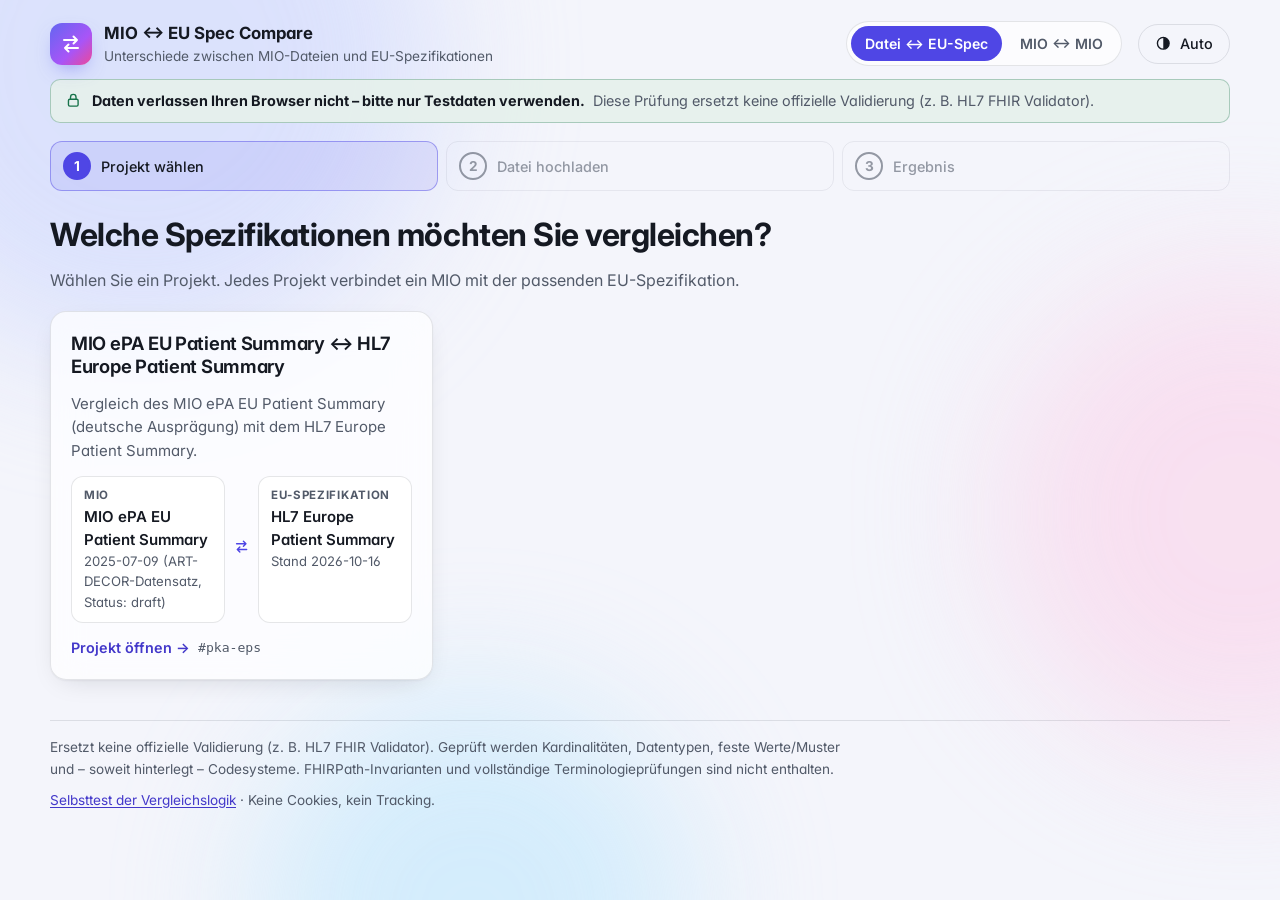
<file: index.html>
<!doctype html>
<html lang="de">
<head>
  <meta charset="utf-8">
  <meta name="viewport" content="width=device-width, initial-scale=1">
  <title>MIO ↔ EU Spec Compare</title>
  <meta name="description" content="Vergleicht MIO-Dateien (FHIR XML) mit der passenden EU-Spezifikation und zeigt die Unterschiede. Alles läuft im Browser.">
  <meta name="color-scheme" content="light dark">
  <link rel="icon" href="data:image/svg+xml,%3Csvg xmlns='http://www.w3.org/2000/svg' viewBox='0 0 32 32'%3E%3Crect width='32' height='32' rx='8' fill='%234f46e5'/%3E%3Cpath d='M9 11h9m0 0-3-3m3 3-3 3M23 21h-9m0 0 3-3m-3 3 3 3' stroke='white' stroke-width='2.4' fill='none' stroke-linecap='round' stroke-linejoin='round'/%3E%3C/svg%3E">
  <link rel="preconnect" href="https://fonts.googleapis.com">
  <link rel="preconnect" href="https://fonts.gstatic.com" crossorigin>
  <link rel="stylesheet" href="https://fonts.googleapis.com/css2?family=Inter:wght@400;500;600;700&display=swap">
  <link rel="stylesheet" href="css/app.css">
  <link rel="stylesheet" href="css/print.css" media="print">
</head>
<body>
  <!-- Icon-Bibliothek (inline, keine externen Abhängigkeiten) -->
  <svg width="0" height="0" style="position:absolute" aria-hidden="true" focusable="false">
    <symbol id="i-fehlt" viewBox="0 0 24 24"><circle cx="12" cy="12" r="9" fill="none" stroke="currentColor" stroke-width="2"/><path d="M8 12h8" stroke="currentColor" stroke-width="2.2" stroke-linecap="round"/></symbol>
    <symbol id="i-nur-mio" viewBox="0 0 24 24"><circle cx="12" cy="12" r="9" fill="none" stroke="currentColor" stroke-width="2"/><path d="M12 8v8M8 12h8" stroke="currentColor" stroke-width="2.2" stroke-linecap="round"/></symbol>
    <symbol id="i-abweichend" viewBox="0 0 24 24"><path d="M12 3 2.5 20h19L12 3Z" fill="none" stroke="currentColor" stroke-width="2" stroke-linejoin="round"/><path d="M8.5 13h7M8.5 16.5h7M14 10.5l-4 8" stroke="currentColor" stroke-width="1.8" stroke-linecap="round"/></symbol>
    <symbol id="i-ok" viewBox="0 0 24 24"><circle cx="12" cy="12" r="9" fill="none" stroke="currentColor" stroke-width="2"/><path d="m8 12.5 2.6 2.6L16.2 9.5" fill="none" stroke="currentColor" stroke-width="2.2" stroke-linecap="round" stroke-linejoin="round"/></symbol>
    <symbol id="i-kritisch" viewBox="0 0 24 24"><path d="M8.2 2.5h7.6l5.7 5.7v7.6l-5.7 5.7H8.2l-5.7-5.7V8.2z" fill="none" stroke="currentColor" stroke-width="2" stroke-linejoin="round"/><path d="M12 7.5v5.5" stroke="currentColor" stroke-width="2.2" stroke-linecap="round"/><circle cx="12" cy="16.5" r="1.3" fill="currentColor"/></symbol>
    <symbol id="i-warnung" viewBox="0 0 24 24"><path d="M12 3 2.5 20h19L12 3Z" fill="none" stroke="currentColor" stroke-width="2" stroke-linejoin="round"/><path d="M12 9.5v4.5" stroke="currentColor" stroke-width="2.2" stroke-linecap="round"/><circle cx="12" cy="17" r="1.2" fill="currentColor"/></symbol>
    <symbol id="i-info" viewBox="0 0 24 24"><circle cx="12" cy="12" r="9" fill="none" stroke="currentColor" stroke-width="2"/><path d="M12 11v5.5" stroke="currentColor" stroke-width="2.2" stroke-linecap="round"/><circle cx="12" cy="7.8" r="1.3" fill="currentColor"/></symbol>
    <symbol id="i-upload" viewBox="0 0 24 24"><path d="M12 15V4m0 0-4.5 4.5M12 4l4.5 4.5M4 15v3.5A1.5 1.5 0 0 0 5.5 20h13a1.5 1.5 0 0 0 1.5-1.5V15" fill="none" stroke="currentColor" stroke-width="2" stroke-linecap="round" stroke-linejoin="round"/></symbol>
    <symbol id="i-file" viewBox="0 0 24 24"><path d="M14 3H7a2 2 0 0 0-2 2v14a2 2 0 0 0 2 2h10a2 2 0 0 0 2-2V8l-5-5Z M14 3v5h5" fill="none" stroke="currentColor" stroke-width="2" stroke-linejoin="round"/></symbol>
    <symbol id="i-lock" viewBox="0 0 24 24"><rect x="5" y="10.5" width="14" height="10" rx="2" fill="none" stroke="currentColor" stroke-width="2"/><path d="M8 10.5V7.5a4 4 0 0 1 8 0v3" fill="none" stroke="currentColor" stroke-width="2"/></symbol>
    <symbol id="i-sun" viewBox="0 0 24 24"><circle cx="12" cy="12" r="4.2" fill="none" stroke="currentColor" stroke-width="2"/><path d="M12 2.5v2M12 19.5v2M4.6 4.6 6 6M18 18l1.4 1.4M2.5 12h2M19.5 12h2M4.6 19.4 6 18M18 6l1.4-1.4" stroke="currentColor" stroke-width="2" stroke-linecap="round"/></symbol>
    <symbol id="i-moon" viewBox="0 0 24 24"><path d="M20 14.5A8 8 0 0 1 9.5 4a8 8 0 1 0 10.5 10.5Z" fill="none" stroke="currentColor" stroke-width="2" stroke-linejoin="round"/></symbol>
    <symbol id="i-auto" viewBox="0 0 24 24"><circle cx="12" cy="12" r="8.5" fill="none" stroke="currentColor" stroke-width="2"/><path d="M12 3.5v17a8.5 8.5 0 0 0 0-17Z" fill="currentColor"/></symbol>
    <symbol id="i-external" viewBox="0 0 24 24"><path d="M14 4h6v6M20 4l-9 9M18 14v4.5a1.5 1.5 0 0 1-1.5 1.5h-11A1.5 1.5 0 0 1 4 18.5v-11A1.5 1.5 0 0 1 5.5 6H10" fill="none" stroke="currentColor" stroke-width="2" stroke-linecap="round" stroke-linejoin="round"/></symbol>
    <symbol id="i-download" viewBox="0 0 24 24"><path d="M12 4v11m0 0-4.5-4.5M12 15l4.5-4.5M4 17v1.5A1.5 1.5 0 0 0 5.5 20h13a1.5 1.5 0 0 0 1.5-1.5V17" fill="none" stroke="currentColor" stroke-width="2" stroke-linecap="round" stroke-linejoin="round"/></symbol>
    <symbol id="i-print" viewBox="0 0 24 24"><path d="M7 9V3.5h10V9M7 17H5a1.5 1.5 0 0 1-1.5-1.5v-5A1.5 1.5 0 0 1 5 9h14a1.5 1.5 0 0 1 1.5 1.5v5A1.5 1.5 0 0 1 19 17h-2M7 14h10v6.5H7z" fill="none" stroke="currentColor" stroke-width="2" stroke-linejoin="round"/></symbol>
    <symbol id="i-link" viewBox="0 0 24 24"><path d="M10 14a4 4 0 0 0 5.7 0l3-3a4 4 0 0 0-5.7-5.7l-1 1M14 10a4 4 0 0 0-5.7 0l-3 3a4 4 0 0 0 5.7 5.7l1-1" fill="none" stroke="currentColor" stroke-width="2" stroke-linecap="round"/></symbol>
    <symbol id="i-back" viewBox="0 0 24 24"><path d="M15 5l-7 7 7 7" fill="none" stroke="currentColor" stroke-width="2.2" stroke-linecap="round" stroke-linejoin="round"/></symbol>
    <symbol id="i-search" viewBox="0 0 24 24"><circle cx="10.5" cy="10.5" r="6.5" fill="none" stroke="currentColor" stroke-width="2"/><path d="m15.5 15.5 5 5" stroke="currentColor" stroke-width="2" stroke-linecap="round"/></symbol>
    <symbol id="i-nur-a" viewBox="0 0 24 24"><circle cx="12" cy="12" r="9" fill="none" stroke="currentColor" stroke-width="2"/><path d="M9 16.5l3-9 3 9M10 13.5h4" fill="none" stroke="currentColor" stroke-width="2" stroke-linecap="round" stroke-linejoin="round"/></symbol>
    <symbol id="i-nur-b" viewBox="0 0 24 24"><circle cx="12" cy="12" r="9" fill="none" stroke="currentColor" stroke-width="2"/><path d="M9.5 7.5h3.2a2.1 2.1 0 0 1 0 4.2H9.5zm0 4.2h3.6a2.4 2.4 0 0 1 0 4.8H9.5z" fill="none" stroke="currentColor" stroke-width="1.9" stroke-linejoin="round"/></symbol>
    <symbol id="i-arrows" viewBox="0 0 24 24"><path d="M5 8h13m0 0-3.5-3.5M18 8l-3.5 3.5M19 16H6m0 0 3.5-3.5M6 16l3.5 3.5" fill="none" stroke="currentColor" stroke-width="2" stroke-linecap="round" stroke-linejoin="round"/></symbol>
  </svg>

  <a class="skip-link" href="#main">Zum Inhalt springen</a>
  <div class="backdrop" aria-hidden="true"><span class="blob b1"></span><span class="blob b2"></span><span class="blob b3"></span></div>

  <header class="topbar">
    <div class="brand">
      <span class="brand-mark" aria-hidden="true"><svg><use href="#i-arrows"/></svg></span>
      <div>
        <p class="brand-title">MIO ↔ EU Spec Compare</p>
        <p class="brand-sub">Unterschiede zwischen MIO-Dateien und EU-Spezifikationen</p>
      </div>
    </div>
    <nav class="modus" aria-label="Funktion wählen">
      <a href="#" id="modus-datei" class="modus-link">Datei ↔ EU-Spec</a>
      <a href="#vergleich" id="modus-mio" class="modus-link">MIO ↔ MIO</a>
    </nav>
    <button type="button" class="btn btn-ghost theme-toggle" id="theme-toggle" aria-label="Farbschema: automatisch">
      <svg aria-hidden="true"><use href="#i-auto"/></svg><span class="theme-label">Auto</span>
    </button>
  </header>

  <div class="privacy" role="note">
    <svg aria-hidden="true"><use href="#i-lock"/></svg>
    <p><strong>Daten verlassen Ihren Browser nicht – bitte nur Testdaten verwenden.</strong>
      <span>Diese Prüfung ersetzt keine offizielle Validierung (z. B. HL7 FHIR Validator).</span></p>
  </div>

  <nav class="stepper" aria-label="Fortschritt">
    <ol>
      <li><button type="button" class="step" data-step="1"><span class="step-no">1</span><span class="step-text">Projekt wählen</span></button></li>
      <li><button type="button" class="step" data-step="2"><span class="step-no">2</span><span class="step-text">Datei hochladen</span></button></li>
      <li><button type="button" class="step" data-step="3"><span class="step-no">3</span><span class="step-text">Ergebnis</span></button></li>
    </ol>
  </nav>

  <main id="main">
    <p id="status" class="sr-only" role="status" aria-live="polite"></p>

    <!-- Schritt 1 -->
    <section id="schritt-1" class="panel" aria-labelledby="h-schritt-1">
      <h1 id="h-schritt-1" tabindex="-1">Welche Spezifikationen möchten Sie vergleichen?</h1>
      <p class="lead">Wählen Sie ein Projekt. Jedes Projekt verbindet ein MIO mit der passenden EU-Spezifikation.</p>
      <div id="projekt-liste" class="projekt-grid" aria-busy="true"></div>
    </section>

    <!-- Schritt 2 -->
    <section id="schritt-2" class="panel" aria-labelledby="h-schritt-2" hidden>
      <h1 id="h-schritt-2" tabindex="-1">MIO-Datei hochladen</h1>
      <div id="projekt-info" class="projekt-info glass"></div>

      <div id="fehler" class="alert" role="alert" hidden></div>

      <label class="dropzone glass" id="dropzone">
        <input type="file" id="datei-input" accept=".xml,application/xml,text/xml" class="sr-only">
        <span class="drop-icon" aria-hidden="true"><svg><use href="#i-upload"/></svg></span>
        <span class="drop-title">FHIR-XML-Datei hierher ziehen</span>
        <span class="drop-sub">oder <span class="drop-link">Datei auswählen</span> · Bundle oder einzelne Ressource</span>
      </label>

      <div class="beispiele">
        <span class="beispiele-label">Kein Testfall zur Hand?</span>
        <div id="beispiel-buttons" class="btn-row"></div>
      </div>

      <details class="erweitert glass">
        <summary>Erweitert: eigene StructureDefinitions für einen Ad-hoc-Vergleich</summary>
        <p>Laden Sie Profile im JSON-Format (Snapshot-Form, z. B. aus dem <code>package.tgz</code> eines IG). Sie ersetzen für den
          jeweiligen Ressourcentyp die Profile des Projekts – nur in dieser Sitzung und nur in Ihrem Browser.</p>
        <label class="btn btn-secondary file-btn">
          <input type="file" id="profil-input" accept=".json,application/json" multiple class="sr-only">
          <svg aria-hidden="true"><use href="#i-file"/></svg> Profile (JSON) auswählen
        </label>
        <ul id="eigene-profile" class="eigene-profile"></ul>
      </details>
    </section>

    <!-- Schritt 3 -->
    <section id="schritt-3" class="panel" aria-labelledby="h-schritt-3" hidden>
      <div class="ergebnis-kopf">
        <div>
          <h1 id="h-schritt-3" tabindex="-1">Ergebnis</h1>
          <p id="ergebnis-meta" class="lead"></p>
        </div>
        <div class="btn-row werkzeuge">
          <button type="button" class="btn btn-secondary" id="export-csv"><svg aria-hidden="true"><use href="#i-download"/></svg> CSV</button>
          <button type="button" class="btn btn-secondary" id="export-json"><svg aria-hidden="true"><use href="#i-download"/></svg> JSON</button>
          <button type="button" class="btn btn-secondary" id="drucken"><svg aria-hidden="true"><use href="#i-print"/></svg> Drucken</button>
          <button type="button" class="btn btn-secondary" id="link-kopieren"><svg aria-hidden="true"><use href="#i-link"/></svg> Link kopieren</button>
          <button type="button" class="btn btn-primary" id="neue-datei"><svg aria-hidden="true"><use href="#i-upload"/></svg> Neue Datei</button>
        </div>
      </div>

      <div class="uebersicht">
        <div class="score glass" id="score"></div>
        <div class="kennzahlen" id="kennzahlen"></div>
      </div>

      <div class="ansicht-tabs" role="tablist" aria-label="Ansicht">
        <button type="button" role="tab" id="tab-dashboard" aria-controls="ansicht-dashboard" aria-selected="true">Befunde</button>
        <button type="button" role="tab" id="tab-nebeneinander" aria-controls="ansicht-nebeneinander" aria-selected="false" tabindex="-1">Nebeneinander</button>
      </div>

      <div id="ansicht-dashboard" role="tabpanel" aria-labelledby="tab-dashboard">
        <div class="filter glass">
          <div class="chips" id="chips" role="group" aria-label="Kategorien filtern"></div>
          <div class="filter-felder">
            <label class="feld suche">
              <span class="sr-only">Volltextsuche</span>
              <svg aria-hidden="true"><use href="#i-search"/></svg>
              <input type="search" id="suche" placeholder="Suchen: Pfad, Element, Erklärung …" autocomplete="off">
            </label>
            <label class="feld">
              <span class="feld-label">Schwere</span>
              <select id="filter-schwere">
                <option value="">Alle</option>
                <option value="kritisch">Kritisch</option>
                <option value="warnung">Warnung</option>
                <option value="info">Info</option>
              </select>
            </label>
            <label class="feld">
              <span class="feld-label">Ressource</span>
              <select id="filter-ressource"><option value="">Alle</option></select>
            </label>
          </div>
        </div>
        <p id="treffer-info" class="treffer-info" aria-live="polite"></p>
        <div id="befund-liste" class="befund-liste"></div>
      </div>

      <div id="ansicht-nebeneinander" role="tabpanel" aria-labelledby="tab-nebeneinander" hidden>
        <div class="filter glass nb-filter">
          <label class="feld">
            <span class="feld-label">Ressource</span>
            <select id="nb-ressource"></select>
          </label>
          <label class="schalter">
            <input type="checkbox" id="nb-nur-unterschiede">
            <span>Nur Unterschiede zeigen</span>
          </label>
          <p class="nb-hinweis" id="nb-profil"></p>
        </div>
        <div class="nb-tabelle glass" id="nb-tabelle" role="table" aria-label="MIO-Datei und EU-Profil nebeneinander"></div>
      </div>
    </section>

    <!-- MIO ↔ MIO -->
    <section id="mio-vergleich" class="panel" aria-labelledby="h-mio" hidden>
      <h1 id="h-mio" tabindex="-1">Zwei MIO-Inhalte vergleichen</h1>
      <p class="lead">Wie ist z. B. die Diagnose in einem MIO im Vergleich zu einem anderen aufgebaut? Wählen Sie zwei MIOs und einen Inhalt.</p>

      <div class="mv-auswahl">
        <fieldset class="mv-seite glass">
          <legend><span class="seiten-marke" data-seite="a">A</span> Erstes MIO</legend>
          <div class="mv-karten" id="mv-karten-a"></div>
        </fieldset>
        <fieldset class="mv-seite glass">
          <legend><span class="seiten-marke" data-seite="b">B</span> Zweites MIO</legend>
          <div class="mv-karten" id="mv-karten-b"></div>
        </fieldset>
      </div>

      <div class="mv-inhalt glass">
        <label class="feld">
          <span class="feld-label">Inhalt</span>
          <select id="mv-typ" disabled><option>Bitte zuerst zwei MIOs wählen</option></select>
        </label>
        <label class="feld" id="mv-profil-a-feld" hidden>
          <span class="feld-label">Profil in A</span>
          <select id="mv-profil-a"></select>
        </label>
        <label class="feld" id="mv-profil-b-feld" hidden>
          <span class="feld-label">Profil in B</span>
          <select id="mv-profil-b"></select>
        </label>
        <button type="button" class="btn btn-primary" id="mv-start" disabled><svg aria-hidden="true"><use href="#i-arrows"/></svg> Vergleichen</button>
      </div>

      <div id="mv-fehler" class="alert" role="alert" hidden></div>

      <div id="mv-ergebnis" hidden>
        <div class="ergebnis-kopf">
          <div>
            <h2 id="mv-titel"></h2>
            <p id="mv-meta" class="lead"></p>
          </div>
          <div class="btn-row werkzeuge">
            <button type="button" class="btn btn-secondary" id="mv-csv"><svg aria-hidden="true"><use href="#i-download"/></svg> CSV</button>
            <button type="button" class="btn btn-secondary" id="mv-json"><svg aria-hidden="true"><use href="#i-download"/></svg> JSON</button>
            <button type="button" class="btn btn-secondary" id="mv-drucken"><svg aria-hidden="true"><use href="#i-print"/></svg> Drucken</button>
            <button type="button" class="btn btn-secondary" id="mv-link"><svg aria-hidden="true"><use href="#i-link"/></svg> Link kopieren</button>
          </div>
        </div>
        <div id="mv-hinweis" class="alert hinweis" role="note" hidden></div>
        <div class="uebersicht">
          <div class="score glass" id="mv-score"></div>
          <div class="kennzahlen" id="mv-kennzahlen"></div>
        </div>
        <div class="filter glass">
          <div class="chips" id="mv-chips" role="group" aria-label="Kategorien filtern"></div>
          <div class="filter-felder">
            <label class="feld suche">
              <span class="sr-only">Volltextsuche</span>
              <svg aria-hidden="true"><use href="#i-search"/></svg>
              <input type="search" id="mv-suche" placeholder="Suchen: Element, Pfad, MIO-Bezeichnung …" autocomplete="off">
            </label>
          </div>
        </div>
        <p id="mv-treffer" class="treffer-info" aria-live="polite"></p>
        <div class="nb-tabelle mv-tabelle glass" id="mv-tabelle" role="table" aria-label="MIO A und MIO B nebeneinander"></div>
        <details class="erweitert glass" id="mv-nicht-zuordenbar" hidden>
          <summary></summary>
          <ul></ul>
        </details>
      </div>
    </section>
  </main>

  <footer class="fusszeile">
    <p>Ersetzt keine offizielle Validierung (z. B. HL7 FHIR Validator). Geprüft werden Kardinalitäten, Datentypen,
      feste Werte/Muster und – soweit hinterlegt – Codesysteme. FHIRPath-Invarianten und vollständige Terminologieprüfungen sind nicht enthalten.</p>
    <p><a href="tests/compare.test.html">Selbsttest der Vergleichslogik</a> · Keine Cookies, kein Tracking.</p>
  </footer>

  <script src="js/fhir-xml.js"></script>
  <script src="js/compare.js"></script>
  <script src="js/specs.js"></script>
  <script src="js/profilvergleich.js"></script>
  <script src="js/export.js"></script>
  <script src="js/mio-vergleich.js"></script>
  <script src="js/app.js"></script>
</body>
</html>
</file>
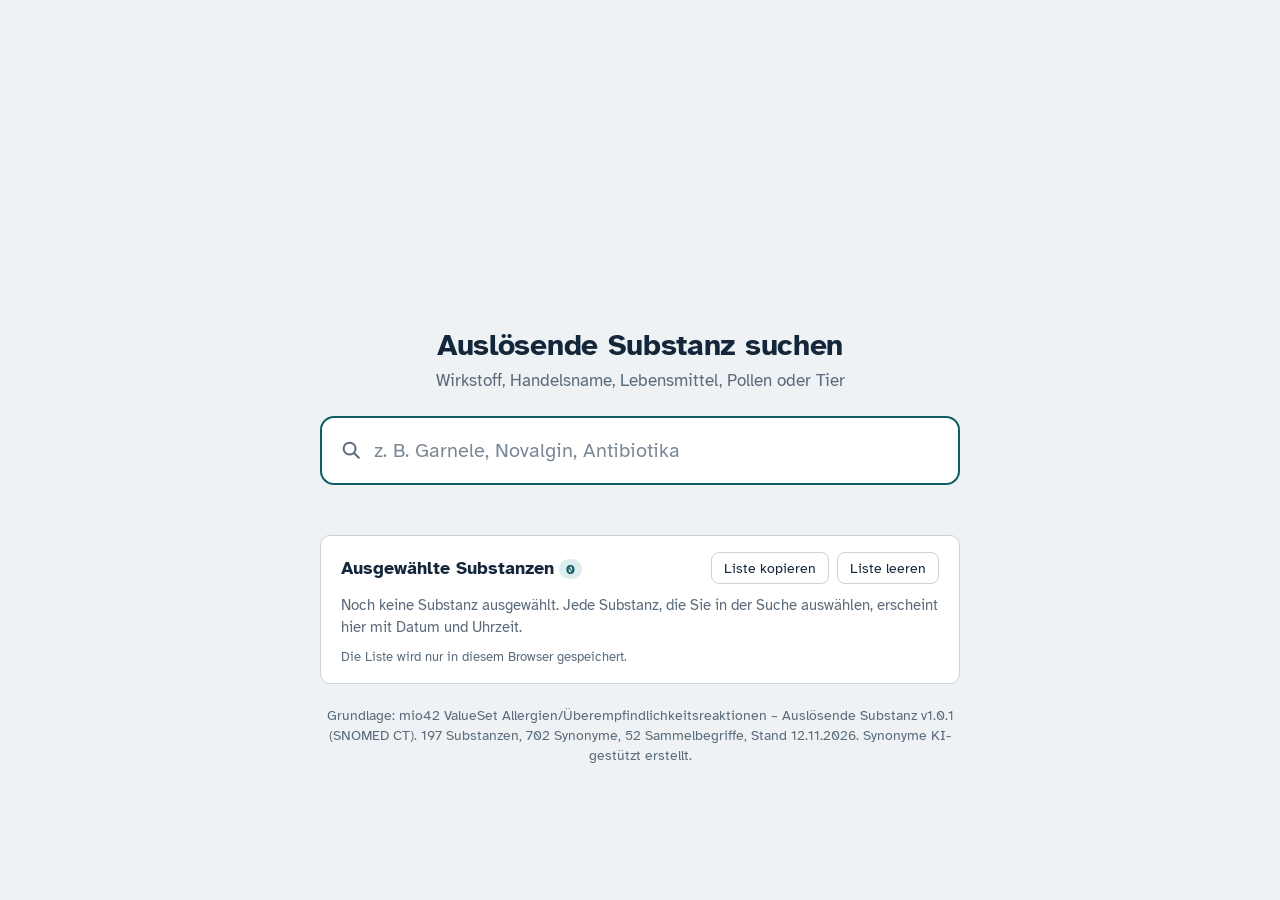
<file: substanzsuche/index.html>
<!DOCTYPE html>
<html lang="de">
<head>
<meta charset="utf-8">
<meta name="viewport" content="width=device-width, initial-scale=1, viewport-fit=cover">
<title>Auslösende Substanz suchen</title>
<link rel="preconnect" href="https://fonts.googleapis.com">
<link rel="preconnect" href="https://fonts.gstatic.com" crossorigin>
<link href="https://fonts.googleapis.com/css2?family=Atkinson+Hyperlegible:wght@400;700&display=swap" rel="stylesheet">
<style>
:root{
  --bg:#EEF2F4; --surface:#FFFFFF; --ink:#13263A; --muted:#5B6B7B; --line:#C9D3DB;
  --accent:#0E5C66; --accent-soft:#DCEDEE; --mark:#FFE07A; --mark-ink:#13263A;
  --group:#4A4E9E; --group-soft:#ECEDF8; --new:#FFF6D6; --warn:#B3261E;
  color-scheme:light;
  box-sizing:border-box;
  padding-top:env(safe-area-inset-top,0px); padding-bottom:env(safe-area-inset-bottom,0px);
}
@media (prefers-color-scheme:dark){
  :root:not([data-theme="light"]){
    --bg:#0F1A24; --surface:#172633; --ink:#E6EDF2; --muted:#93A4B3; --line:#2C3F50;
    --accent:#5FC4CF; --accent-soft:#1B3A42; --mark:#8A6D12; --mark-ink:#FFF4CC;
    --group:#AEB2F2; --group-soft:#252A48; --new:#3A3216; --warn:#FF8A80;
    color-scheme:dark;
  }
}
:root[data-theme="dark"]{
  --bg:#0F1A24; --surface:#172633; --ink:#E6EDF2; --muted:#93A4B3; --line:#2C3F50;
  --accent:#5FC4CF; --accent-soft:#1B3A42; --mark:#8A6D12; --mark-ink:#FFF4CC;
  --group:#AEB2F2; --group-soft:#252A48; --new:#3A3216; --warn:#FF8A80;
  color-scheme:dark;
}
*,*::before,*::after{box-sizing:inherit}
html{height:100%; scroll-padding-top:env(safe-area-inset-top,0px)}
body{margin:0; min-height:100%; background:var(--bg); color:var(--ink);
  font-family:"Atkinson Hyperlegible",system-ui,-apple-system,"Segoe UI",Roboto,Arial,sans-serif;
  font-size:17px; line-height:1.45}
main{min-height:100vh; min-height:100dvh; display:grid; grid-template-rows:1fr auto 1fr; padding:0 20px}
.top{align-self:end; text-align:center; padding-bottom:22px}
h1{font-size:1.9rem; line-height:1.15; margin:0 0 .35rem; font-weight:700; letter-spacing:-.01em}
.top p{margin:0; color:var(--muted)}
.field{position:relative; width:100%; max-width:640px; justify-self:center}
.input-wrap{display:flex; align-items:center; gap:12px; background:var(--surface);
  border:2px solid var(--line); border-radius:14px; padding:0 18px; transition:border-color .15s}
.input-wrap:focus-within{border-color:var(--accent)}
.field.open .input-wrap{border-bottom-left-radius:0; border-bottom-right-radius:0}
.input-wrap svg{flex:none; color:var(--muted)}
input{flex:1; min-width:0; border:0; outline:0; background:transparent; color:var(--ink);
  font:inherit; font-size:1.25rem; padding:18px 0}
input::placeholder{color:var(--muted); opacity:.8}
.clear{border:0; background:none; color:var(--muted); font:inherit; font-size:1.4rem; cursor:pointer;
  padding:4px 6px; border-radius:6px; line-height:1}
.clear:focus-visible{outline:2px solid var(--accent)}
ul{list-style:none; margin:0; padding:6px 0; position:absolute; left:0; right:0; top:100%; z-index:5;
  background:var(--surface); border:2px solid var(--accent); border-top:1px solid var(--line);
  border-radius:0 0 14px 14px; max-height:min(420px,52vh); overflow-y:auto;
  box-shadow:0 18px 30px -18px rgba(10,30,45,.45)}
#list li{display:grid; grid-template-columns:22px minmax(0,1fr) auto; align-items:center; gap:12px;
  padding:10px 18px 10px 14px; cursor:pointer; border-left:4px solid transparent}
#list li[aria-selected="true"]{background:var(--accent-soft); border-left-color:var(--accent)}
#list li .ico{color:var(--accent); display:flex}
#list li .name{font-weight:700}
#list li .via{display:block; font-size:.88rem; color:var(--muted); margin-top:1px}
#list li .code{font-size:.85rem; color:var(--muted); font-variant-numeric:tabular-nums; text-align:right}
/* Sammelbegriff: eigene Farbe, Stapel-Symbol, Etikett und Pfeil – nicht nur Farbe als Merkmal */
#list li.group{background:var(--group-soft); border-left-color:var(--group)}
#list li.group[aria-selected="true"]{background:var(--group-soft); box-shadow:inset 0 0 0 2px var(--group)}
#list li.group .ico{color:var(--group)}
#list li.group .code{color:var(--group); font-weight:700}
.badge{display:inline-block; margin-left:.5em; padding:1px 7px; border-radius:4px; font-size:.72rem; font-weight:700;
  letter-spacing:.04em; text-transform:uppercase; vertical-align:.15em; color:var(--surface); background:var(--group)}
#list li.empty{display:block; cursor:default; color:var(--muted)}
mark{background:var(--mark); color:var(--mark-ink); border-radius:3px; padding:0 1px}
.bottom{align-self:start; width:100%; max-width:640px; justify-self:center; padding:28px 0 32px}
.card{background:var(--surface); border:1px solid var(--line); border-left:5px solid var(--accent);
  border-radius:10px; padding:18px 20px}
.card h2{margin:0; font-size:1.35rem}
.card .meta{color:var(--muted); margin:.2rem 0 .9rem; font-size:.95rem}
.card h3{font-size:.95rem; margin:0 0 .45rem; color:var(--muted); font-weight:400}
.chips{display:flex; flex-wrap:wrap; gap:6px}
.chip{border:1px solid var(--line); border-radius:999px; padding:3px 11px; font-size:.92rem}
.chip small{color:var(--muted)}
button.chip{font:inherit; font-size:.92rem; color:var(--ink); background:transparent; cursor:pointer}
button.chip:hover{border-color:var(--accent); color:var(--accent)}
button.chip:focus-visible{outline:2px solid var(--accent); outline-offset:1px}
.card h3+.chips{margin-bottom:1rem}
.card .chips:last-child{margin-bottom:0}
.card.group-card{border-left-color:var(--group)}
.card .added{margin:0 0 .9rem; font-size:.95rem; color:var(--accent); font-weight:700}
/* Liste der ausgewählten Substanzen */
.picked{margin-top:22px; background:var(--surface); border:1px solid var(--line); border-radius:10px; padding:16px 20px}
.picked-head{display:flex; flex-wrap:wrap; align-items:center; justify-content:space-between; gap:8px 16px; margin-bottom:10px}
.picked h2{margin:0; font-size:1.15rem}
.picked h2 .n{display:inline-block; min-width:1.6em; margin-left:.35em; padding:0 6px; border-radius:999px; text-align:center;
  font-size:.9rem; background:var(--accent-soft); color:var(--accent); font-variant-numeric:tabular-nums}
.picked-actions{display:flex; gap:8px; flex-wrap:wrap}
.btn{font:inherit; font-size:.9rem; color:var(--ink); background:transparent; border:1px solid var(--line); border-radius:8px;
  padding:5px 12px; cursor:pointer}
.btn:hover{border-color:var(--accent); color:var(--accent)}
.btn.warn{border-color:var(--warn); color:var(--warn)}
.btn:focus-visible,.rm:focus-visible{outline:2px solid var(--accent); outline-offset:1px}
.picked ol{list-style:none; margin:0; padding:0; counter-reset:p}
.picked li{display:grid; grid-template-columns:auto minmax(0,1fr) auto; align-items:baseline; gap:4px 14px;
  padding:9px 6px; border-top:1px solid var(--line); counter-increment:p; border-radius:6px; transition:background-color 1.2s}
.picked li:first-child{border-top:0}
.picked li.fresh{background:var(--new); transition:none}
.picked time{font-size:.88rem; color:var(--muted); font-variant-numeric:tabular-nums; white-space:nowrap}
.picked time::before{content:counter(p) ". "; color:var(--muted)}
.picked .sub{font-weight:700}
.picked .sub small{display:block; font-weight:400; font-size:.85rem; color:var(--muted); font-variant-numeric:tabular-nums}
.rm{border:0; background:none; color:var(--muted); font:inherit; font-size:1.25rem; line-height:1; padding:2px 6px; border-radius:6px; cursor:pointer}
.rm:hover{color:var(--ink)}
.picked .hint{margin:0; color:var(--muted); font-size:.95rem}
.picked .note{margin:10px 0 0; color:var(--muted); font-size:.82rem}
@media (max-width:520px){ .picked li{grid-template-columns:minmax(0,1fr) auto} .picked time{grid-column:1/-1} }
footer{color:var(--muted); font-size:.85rem; text-align:center; margin-top:22px}
.sr{position:absolute; width:1px; height:1px; overflow:hidden; clip:rect(0 0 0 0)}
@media (max-width:520px){ h1{font-size:1.5rem} input{font-size:1.1rem; padding:15px 0} }
@media (prefers-reduced-motion:reduce){ *{transition:none!important} }
</style>
</head>
<body>
<main>
  <div class="top">
    <h1>Auslösende Substanz suchen</h1>
    <p>Wirkstoff, Handelsname, Lebensmittel, Pollen oder Tier</p>
  </div>

  <div class="field" id="field">
    <label for="q" class="sr">Substanz suchen</label>
    <div class="input-wrap">
      <svg width="22" height="22" viewBox="0 0 24 24" fill="none" stroke="currentColor" stroke-width="2.2" stroke-linecap="round" aria-hidden="true"><circle cx="10.5" cy="10.5" r="6.5"/><path d="m15.5 15.5 5 5"/></svg>
      <input id="q" type="text" autocomplete="off" spellcheck="false" placeholder="z. B. Garnele, Novalgin, Antibiotika"
        role="combobox" aria-autocomplete="list" aria-expanded="false" aria-controls="list">
      <button class="clear" id="clear" type="button" aria-label="Eingabe löschen" hidden>×</button>
    </div>
    <ul id="list" role="listbox" hidden></ul>
  </div>

  <div class="bottom">
    <div id="detail" aria-live="polite"></div>
    <section class="picked" aria-labelledby="pickedHead">
      <div class="picked-head">
        <h2 id="pickedHead">Ausgewählte Substanzen<span class="n" id="pickedN">0</span></h2>
        <div class="picked-actions" id="pickedActions" hidden>
          <button type="button" class="btn" id="pickedCopy">Liste kopieren</button>
          <button type="button" class="btn" id="pickedClear">Liste leeren</button>
        </div>
      </div>
      <p class="hint" id="pickedEmpty">Noch keine Substanz ausgewählt. Jede Substanz, die Sie in der Suche auswählen, erscheint hier mit Datum und Uhrzeit.</p>
      <ol id="pickedList" aria-live="polite"></ol>
      <p class="note">Die Liste wird nur in diesem Browser gespeichert.</p>
    </section>
    <footer id="stand"></footer>
  </div>
</main>


<!-- Datenbasis: wird von build_suche.py aus der Pflegedatei erzeugt -->
<script type="application/json" id="terminologie">
{
"meta": {"quelle": "mio42 ValueSet Allergien/Überempfindlichkeitsreaktionen – Auslösende Substanz v1.0.1 (SNOMED CT)", "stand": "2026-11-12"},
"typen": {
  "K": {"label": "Konzeptname", "gewicht": 1.0},
  "E": {"label": "Englische Bezeichnung", "gewicht": 0.85},
  "S": {"label": "Synonym / Trivialname", "gewicht": 0.97},
  "V": {"label": "Schreibvariante", "gewicht": 0.97},
  "A": {"label": "Abkürzung / E-Nummer", "gewicht": 0.95},
  "L": {"label": "Wissenschaftlicher Name", "gewicht": 0.95},
  "F": {"label": "Salz- / Wirkstoffform", "gewicht": 0.93},
  "H": {"label": "Handelsname", "gewicht": 0.92},
  "R": {"label": "Verwandter Begriff", "gewicht": 0.85},
  "G": {"label": "Sammelbegriff", "gewicht": 0.96}
},
"konzepte": {
  "255881006": {"de": "2-Brom-2-Nitro-1,3-Propandiol", "en": "2-bromo-2-nitropropane-1,3-diol", "syn": [["Bronopol", "S"], ["BNPD", "A"], ["2-Brom-2-nitropropan-1,3-diol", "V"], ["Bromnitropropandiol", "V"]]},
  "788297005": {"de": "Methylisothiazolinon", "en": "2-methyl-4-isothiazolin-3-one", "syn": [["MI", "A"], ["MIT", "A"], ["2-Methyl-4-isothiazolin-3-on", "V"], ["Methylisothiazolinone", "V"]]},
  "711090003": {"de": "Mehlmilbenprotein", "en": "Acarus siro protein", "syn": [["Mehlmilbe", "S"], ["Acarus siro", "L"], ["Vorratsmilbe", "R"], ["Mehlmilbenallergen", "S"]]},
  "256261008": {"de": "Erlenpollen", "en": "Alder pollen", "syn": [["Erle", "S"], ["Erlenblütenstaub", "S"], ["Alnus-Pollen", "L"]]},
  "387135004": {"de": "Allopurinol", "en": "Allopurinol", "syn": [["Zyloric", "H"], ["Uripurinol", "H"], ["Allopurinolum", "V"]]},
  "256350002": {"de": "Mandel", "en": "Almond", "syn": [["Mandeln", "V"], ["Süßmandel", "S"], ["Mandelkern", "S"], ["Prunus dulcis", "L"]]},
  "711234000": {"de": "Antigen aus Alternaria-alternata-Protein", "en": "Alternaria alternata protein antigen", "syn": [["Alternaria", "S"], ["Alternaria alternata", "L"], ["Alternaria tenuis", "L"], ["Schwärzepilz", "S"], ["Schimmelpilz Alternaria", "S"]]},
  "387542008": {"de": "Pivmecillinam", "en": "Amdinocillin pivoxil", "syn": [["X-Systo", "H"], ["Selexid", "H"], ["Mecillinam", "R"], ["Amdinocillin-Pivoxil", "V"]]},
  "372821002": {"de": "Amiodaron", "en": "Amiodarone", "syn": [["Cordarex", "H"], ["Cordarone", "H"], ["Amiodaronhydrochlorid", "F"], ["Amiodarone", "V"]]},
  "386864001": {"de": "Amlodipin", "en": "Amlodipine", "syn": [["Norvasc", "H"], ["Amlodipinbesilat", "F"], ["Amlodipine", "V"]]},
  "372687004": {"de": "Amoxicillin", "en": "Amoxicillin", "syn": [["Amoxi", "A"], ["Amoxypen", "H"], ["Amoxil", "H"], ["Amoxycillin", "V"]]},
  "387170002": {"de": "Ampicillin", "en": "Ampicillin", "syn": [["Ampi", "A"], ["Binotal", "H"], ["Unacid", "H", "Kombination mit Sulbactam"], ["Ampicillin-Natrium", "F"]]},
  "735215001": {"de": "Apfel", "en": "Apple", "syn": [["Äpfel", "V"], ["Malus domestica", "L"], ["Mal d 1", "R", "Hauptallergen (Bet-v-1-homolog)"]]},
  "386961008": {"de": "Aprotinin", "en": "Aprotinin", "syn": [["Trasylol", "H"], ["Rinder-Pankreas-Trypsininhibitor", "S"], ["BPTI", "A"]]},
  "703107005": {"de": "Articain", "en": "Articain", "syn": [["Articainhydrochlorid", "F"], ["Ultracain", "H"], ["Septanest", "H"], ["Carticain", "S", "älterer Name"]]},
  "256266003": {"de": "Eschenpollen", "en": "Ash pollen", "syn": [["Esche", "S"], ["Eschenblütenstaub", "S"], ["Fraxinus-Pollen", "L"]]},
  "11526002": {"de": "Aspartam", "en": "Aspartame", "syn": [["E 951", "A"], ["NutraSweet", "H"], ["Süßstoff Aspartam", "S"]]},
  "121012000": {"de": "Aspergillus-fumigatus-Antigen", "en": "Aspergillus fumigatus antigen", "syn": [["Aspergillus fumigatus", "L"], ["Aspergillus", "S"], ["Gießkannenschimmel", "S"], ["Aspergillus-Antigen", "V"]]},
  "387458008": {"de": "Acetylsalicylsäure", "en": "Aspirin", "syn": [["ASS", "A"], ["Aspirin", "H"], ["ASA", "A"]]},
  "373444002": {"de": "Atorvastatin", "en": "Atorvastatin", "syn": [["Sortis", "H"], ["Lipitor", "H"], ["Atorvastatin-Calcium", "F"]]},
  "387531004": {"de": "Azithromycin", "en": "Azithromycin", "syn": [["Zithromax", "H"], ["Ultreon", "H"], ["Azithromycin-Dihydrat", "F"]]},
  "2649007": {"de": "Azofarbstoff", "en": "Azo dye", "syn": [["Azofarbstoffe", "V"], ["Azofarbe", "S"]]},
  "255842006": {"de": "Perubalsam", "en": "Balsam of Peru", "syn": [["Balsamum peruvianum", "L"], ["Myroxylon pereirae", "L"], ["Perubalsamharz", "S"]]},
  "256307007": {"de": "Banane", "en": "Banana", "syn": [["Bananen", "V"], ["Musa paradisiaca", "L"], ["Obstbanane", "S"]]},
  "288328004": {"de": "Bienengift", "en": "Bee venom", "syn": [["Biene", "S"], ["Bienenstich", "S"], ["Honigbienengift", "S"], ["Apis-mellifera-Gift", "L"]]},
  "64686009": {"de": "Benzalkoniumchlorid", "en": "Benzalkonium chloride", "syn": [["BAC", "A"], ["BAK", "A"], ["Benzalkonium", "S"], ["Benzalkonii chloridum", "V"]]},
  "387350000": {"de": "Benzoesäure", "en": "Benzoic acid", "syn": [["E 210", "A"], ["Benzoat", "R", "Salz der Benzoesäure"], ["Acidum benzoicum", "V"]]},
  "55902002": {"de": "Benzylalkohol", "en": "Benzyl alcohol", "syn": [["Phenylmethanol", "S"], ["E 1519", "A"], ["Alcohol benzylicus", "V"]]},
  "146691000146104": {"de": "Vogelprotein", "en": "Bird protein", "syn": [["Vogelfedern", "S"], ["Vogelallergen", "S"], ["Vogeleiweiß", "S"], ["Federn", "R"]]},
  "386868003": {"de": "Bisoprolol", "en": "Bisoprolol", "syn": [["Concor", "H"], ["Bisoprololfumarat", "F"], ["Bisoprololhemifumarat", "F"]]},
  "256351003": {"de": "Paranuss", "en": "Brazil nut", "syn": [["Paranüsse", "V"], ["Brasilnuss", "S"], ["Bertholletia excelsa", "L"]]},
  "226723006": {"de": "Buchweizen", "en": "Buckwheat - cereal", "syn": [["Buchweizenmehl", "S"], ["Heidenkorn", "S"], ["Fagopyrum esculentum", "L"]]},
  "288460008": {"de": "Hummelgift", "en": "Bumble bee venom", "syn": [["Hummel", "S"], ["Hummelstich", "S"], ["Bombus-Gift", "L"]]},
  "387150008": {"de": "Bupivacain", "en": "Bupivacaine", "syn": [["Carbostesin", "H"], ["Marcain", "H"], ["Bupivacainhydrochlorid", "F"], ["Bupivacaine", "V"]]},
  "228104004": {"de": "Butylhydroxyanisol", "en": "Butylated hydroxyanisole", "syn": [["BHA", "A"], ["E 320", "A"], ["tert-Butyl-4-hydroxyanisol", "V"], ["Butylhydroxyanisole", "V"]]},
  "372512008": {"de": "Candesartan", "en": "Candesartan", "syn": [["Atacand", "H"], ["Blopress", "H"], ["Candesartancilexetil", "F"]]},
  "387222003": {"de": "Carbamazepin", "en": "Carbamazepine", "syn": [["Tegretal", "H"], ["Timonil", "H"], ["CBZ", "A"], ["Carbamazepine", "V"]]},
  "256319004": {"de": "Karotte", "en": "Carrot", "syn": [["Möhre", "S"], ["Mohrrübe", "S"], ["Gelbe Rübe", "S"], ["Rüebli", "S"], ["Karotten", "V"]]},
  "227493005": {"de": "Cashewnuss", "en": "Cashew nut", "syn": [["Cashew", "S"], ["Cashewkern", "S"], ["Kaschunuss", "V"], ["Anacardium occidentale", "L"]]},
  "387270009": {"de": "Cefaclor", "en": "Cefaclor", "syn": [["Panoral", "H"], ["Infectocef", "H"], ["Cefaclor-Monohydrat", "F"]]},
  "372651006": {"de": "Cefadroxil", "en": "Cefadroxil", "syn": [["Grüncef", "H"], ["Cephadroxil", "V"], ["Cefadroxil-Monohydrat", "F"]]},
  "387536009": {"de": "Cefixim", "en": "Cefixime", "syn": [["Cephoral", "H"], ["Suprax", "H"], ["Cefixime", "V"]]},
  "387534007": {"de": "Cefpodoxim", "en": "Cefpodoxime", "syn": [["Orelox", "H"], ["Podomexef", "H"], ["Cefpodoximproxetil", "F"]]},
  "372670001": {"de": "Ceftriaxon", "en": "Ceftriaxone", "syn": [["Rocephin", "H"], ["Ceftriaxon-Natrium", "F"], ["Ceftriaxone", "V"]]},
  "372833007": {"de": "Cefuroxim", "en": "Cefuroxime", "syn": [["Elobact", "H"], ["Zinnat", "H"], ["Zinacef", "H"], ["Cefuroximaxetil", "F"]]},
  "116081000": {"de": "Celecoxib", "en": "Celecoxib", "syn": [["Celebrex", "H"], ["Celecoxibum", "V"]]},
  "256326004": {"de": "Sellerie", "en": "Celery", "syn": [["Knollensellerie", "S"], ["Staudensellerie", "S"], ["Stangensellerie", "S"], ["Apium graveolens", "L"]]},
  "764147003": {"de": "Cephalosporin", "en": "Cephalosporin", "syn": [["Cefalosporin", "V"], ["Cephalosporin-Antibiotikum", "S"]]},
  "255884003": {"de": "Chlorkresol", "en": "Chlorocresol", "syn": [["Chlorocresol", "V"], ["4-Chlor-3-methylphenol", "S"], ["p-Chlor-m-kresol", "V"], ["PCMC", "A"]]},
  "767206002": {"de": "Chrom und/oder Chromverbindungen", "en": "Chromium and/or chromium compound", "syn": [["Chrom", "S"], ["Chromat", "R"], ["Kaliumdichromat", "R", "Epikutantest-Substanz"], ["Chromsalze", "S"], ["Chrom(VI)", "R"]]},
  "259119007": {"de": "Cineol", "en": "Cineole", "syn": [["Eukalyptol", "S"], ["Eucalyptol", "V"], ["1,8-Cineol", "V"], ["Cineole", "V"]]},
  "227388008": {"de": "Zimt", "en": "Cinnamon", "syn": [["Zimtrinde", "S"], ["Kaneel", "S"], ["Ceylon-Zimt", "R"], ["Cassia-Zimt", "R"], ["Cinnamomum", "L"]]},
  "372840008": {"de": "Ciprofloxacin", "en": "Ciprofloxacin", "syn": [["Cipro", "A"], ["Ciprobay", "H"], ["Ciprofloxacinhydrochlorid", "F"]]},
  "711242004": {"de": "Antigen aus Cladosporium-herbarum-Protein", "en": "Cladosporium herbarum protein antigen", "syn": [["Cladosporium", "S"], ["Cladosporium herbarum", "L"], ["Hormodendrum", "L", "ältere Gattungsbezeichnung"], ["Schimmelpilz Cladosporium", "S"]]},
  "387487009": {"de": "Clarithromycin", "en": "Clarithromycin", "syn": [["Klacid", "H"], ["Klarithromycin", "V"], ["Clarithromycinum", "V"]]},
  "395939008": {"de": "Clavulansäure", "en": "Clavulanic acid", "syn": [["Clavulanat", "S"], ["Kaliumclavulanat", "F"], ["Augmentan", "H", "Kombination mit Amoxicillin"]]},
  "372786004": {"de": "Clindamycin", "en": "Clindamycin", "syn": [["Sobelin", "H"], ["Clinda", "A"], ["Klindamycin", "V"], ["Clindamycinhydrochlorid", "F"]]},
  "54808007": {"de": "Kobalt", "en": "Cobalt", "syn": [["Cobalt", "V"], ["Kobaltchlorid", "R", "Epikutantest-Substanz"], ["Kobaltverbindung", "R"]]},
  "735245003": {"de": "Kabeljau", "en": "Cod", "syn": [["Dorsch", "S"], ["Gadus morhua", "L"], ["Stockfisch", "R", "getrockneter Kabeljau"], ["Klippfisch", "R", "gesalzener, getrockneter Kabeljau"]]},
  "255840003": {"de": "Kolophonium", "en": "Colophony", "syn": [["Colophonium", "V"], ["Geigenharz", "S"], ["Kolophoniumharz", "V"]]},
  "1354800008": {"de": "Kompositen-Mix im Epikutantest", "en": "Compositae allergen patch test substance", "syn": [["Kompositen-Mix", "S"], ["Korbblütler-Mix", "S"], ["Compositae-Mix", "V"], ["Asteraceae-Mix", "V"], ["Korbblütler", "R"]]},
  "3718001": {"de": "Kuhmilch", "en": "Cow's milk", "syn": [["Milch", "S"], ["Kuhmilcheiweiß", "S"], ["Kuhmilchprotein", "S"], ["Milcheiweiß", "S"]]},
  "372584003": {"de": "Dexamethason", "en": "Dexamethasone", "syn": [["Fortecortin", "H"], ["Dexa", "A"], ["Dexamethasondihydrogenphosphat", "F"], ["Dexamethasone", "V"]]},
  "7034005": {"de": "Diclofenac", "en": "Diclofenac", "syn": [["Voltaren", "H"], ["Diclo", "A"], ["Diclofenac-Natrium", "F"], ["Diclofenac-Kalium", "F"], ["Diklofenak", "V"]]},
  "387461009": {"de": "Digoxin", "en": "Digoxin", "syn": [["Lanicor", "H"], ["Lanoxin", "H"], ["Digacin", "H"]]},
  "372682005": {"de": "Diphenhydramin", "en": "Diphenhydramine", "syn": [["Betadorm D", "H"], ["Vivinox Sleep", "H"], ["Benadryl", "H"], ["Diphenhydraminhydrochlorid", "F"]]},
  "143491000146106": {"de": "Katzenprotein", "en": "Domestic cat protein", "syn": [["Katze", "S"], ["Katzenhaare", "S"], ["Katzenepithelien", "S"], ["Katzenschuppen", "S"], ["Fel d 1", "R", "Hauptallergen"]]},
  "143481000146109": {"de": "Hundeprotein", "en": "Domestic dog protein", "syn": [["Hund", "S"], ["Hundehaare", "S"], ["Hundeepithelien", "S"], ["Hundeschuppen", "S"], ["Can f 1", "R", "Hauptallergen"]]},
  "143501000146101": {"de": "Meerschweinchenprotein", "en": "Domestic Guinea pig protein", "syn": [["Meerschweinchen", "S"], ["Meerschweinchenhaare", "S"], ["Meerschweinchenepithelien", "S"], ["Cavia porcellus", "L"]]},
  "372478003": {"de": "Doxycyclin", "en": "Doxycycline", "syn": [["Doxy", "A"], ["Vibramycin", "H"], ["Doxycyclinhyclat", "F"], ["Doxycycline", "V"]]},
  "720687003": {"de": "Hausstaubmilbenprotein", "en": "Dust mite protein", "syn": [["Hausstaubmilbe", "S"], ["Hausstaub", "R"], ["Dermatophagoides pteronyssinus", "L"], ["Dermatophagoides farinae", "L"]]},
  "703894008": {"de": "Empagliflozin", "en": "Empagliflozin", "syn": [["Jardiance", "H"], ["Synjardy", "H", "Kombination mit Metformin"], ["Empagliflozinum", "V"]]},
  "372658000": {"de": "Enalapril", "en": "Enalapril", "syn": [["Xanef", "H"], ["Renitec", "H"], ["Enalaprilmaleat", "F"]]},
  "65345002": {"de": "Epoxidharz", "en": "Epoxy resin", "syn": [["Epoxidharze", "V"], ["Epoxyharz", "V"], ["Epoxy", "S"], ["Epoxidkleber", "R"]]},
  "372694001": {"de": "Erythromycin", "en": "Erythromycin", "syn": [["Erythrocin", "H"], ["Infectomycin", "H"], ["Erythromycinethylsuccinat", "F"], ["Erythromycinum", "V"]]},
  "409134009": {"de": "Etoricoxib", "en": "Etoricoxib", "syn": [["Arcoxia", "H"], ["Etoricoxibum", "V"]]},
  "256262001": {"de": "Silberbirkenpollen", "en": "European white birch pollen", "syn": [["Birkenpollen", "S"], ["Birke", "S"], ["Hängebirke", "S"], ["Betula pendula", "L"], ["Bet v 1", "R", "Hauptallergen"]]},
  "409149001": {"de": "Ezetimib", "en": "Ezetimibe", "syn": [["Ezetrol", "H"], ["Inegy", "H", "Kombination mit Simvastatin"], ["Ezetimibe", "V"]]},
  "373492002": {"de": "Fentanyl", "en": "Fentanyl", "syn": [["Durogesic", "H"], ["Fentanylcitrat", "F"], ["Fentanyl-Pflaster", "S"]]},
  "735971005": {"de": "Fisch", "en": "Fish", "syn": [["Fische", "V"], ["Speisefisch", "S"], ["Fischeiweiß", "S"], ["Parvalbumin", "R", "Hauptallergen"]]},
  "111095003": {"de": "Formaldehyd", "en": "Formaldehyde", "syn": [["Formalin", "S", "wässrige Lösung"], ["Methanal", "S"], ["Formol", "S"], ["Formaldehyde", "V"]]},
  "1354797006": {"de": "Duftstoff-Mix I", "en": "Fragrance mix I", "syn": [["Duftstoff-Mix 1", "V"], ["Fragrance Mix I", "V"], ["Parfüm-Mix I", "S"]]},
  "1354798001": {"de": "Duftstoff-Mix II", "en": "Fragrance mix II", "syn": [["Duftstoff-Mix 2", "V"], ["Fragrance Mix II", "V"], ["Parfüm-Mix II", "S"]]},
  "58202007": {"de": "Fruktose", "en": "Fructose", "syn": [["Fructose", "V"], ["Fruchtzucker", "S"], ["Lävulose", "S"]]},
  "387475002": {"de": "Furosemid", "en": "Furosemide", "syn": [["Lasix", "H"], ["Furorese", "H"], ["Furosemide", "V"]]},
  "1348311005": {"de": "Gadoliniumhaltiges Kontrastmittel", "en": "Gadolinium-based contrast media", "syn": [["Gadolinium", "S"], ["MRT-Kontrastmittel", "S"], ["MR-Kontrastmittel", "S"], ["Gd-haltiges KM", "A"]]},
  "38182007": {"de": "Galactose", "en": "Galactose", "syn": [["Galaktose", "V"], ["D-Galactose", "V"], ["Schleimzucker", "S"]]},
  "89811004": {"de": "Gluten", "en": "Gluten", "syn": [["Klebereiweiß", "S"], ["Kleber", "S"], ["Weizenkleber", "S"], ["Gliadin", "R", "Bestandteil"]]},
  "83595008": {"de": "Ziegenmilch", "en": "Goat's milk", "syn": [["Geißmilch", "S"], ["Ziegenmilcheiweiß", "S"], ["Ziegenmilchprotein", "S"]]},
  "256277009": {"de": "Gräserpollen", "en": "Grass pollen", "syn": [["Gräser", "S"], ["Graspollen", "V"], ["Süßgräserpollen", "S"], ["Gräserblütenstaub", "S"], ["Lieschgras", "R", "Leitallergen Phleum pratense"]]},
  "256263006": {"de": "Haselpollen", "en": "Hazel pollen", "syn": [["Hasel", "S"], ["Haselstrauchpollen", "S"], ["Corylus-Pollen", "L"]]},
  "256353000": {"de": "Haselnuss", "en": "Hazelnut", "syn": [["Haselnüsse", "V"], ["Hasselnuss", "V", "häufige Falschschreibung"], ["Haselnusskern", "S"], ["Corylus avellana", "L"]]},
  "286550009": {"de": "Hühnerei", "en": "Hen's egg", "syn": [["Ei", "S"], ["Hühnereier", "V"], ["Hühnereiweiß", "S"], ["Eiweiß", "R"], ["Eigelb", "R"]]},
  "372877000": {"de": "Heparin", "en": "Heparin", "syn": [["Heparin-Natrium", "F"], ["Liquemin", "H"], ["UFH", "A", "unfraktioniertes Heparin"], ["Unfraktioniertes Heparin", "S"]]},
  "387341002": {"de": "Heroin", "en": "Heroin", "syn": [["Diamorphin", "S"], ["Diacetylmorphin", "S"], ["Diaphin", "H"]]},
  "227598003": {"de": "Honig", "en": "Honey", "syn": [["Bienenhonig", "S"], ["Blütenhonig", "R"], ["Mel", "L"]]},
  "288326000": {"de": "Hornissengift", "en": "Hornet venom", "syn": [["Hornisse", "S"], ["Hornissenstich", "S"], ["Vespa crabro", "L"]]},
  "146651000146106": {"de": "Pferdeprotein", "en": "Horse protein", "syn": [["Pferd", "S"], ["Pferdehaare", "S"], ["Pferdeepithelien", "S"], ["Pferdeschuppen", "S"], ["Pferdeserum", "R"]]},
  "387525002": {"de": "Hydrochlorothiazid", "en": "Hydrochlorothiazide", "syn": [["HCT", "A"], ["HCTZ", "A"], ["Esidrix", "H"], ["Hydrochlorothiazide", "V"]]},
  "138761000146100": {"de": "Lyral", "en": "Hydroxyisohexyl 3-cyclohexene carboxaldehyde", "syn": [["HICC", "A"], ["Hydroxyisohexyl-3-cyclohexencarboxaldehyd", "S"], ["Kovanol", "H"]]},
  "387207008": {"de": "Ibuprofen", "en": "Ibuprofen", "syn": [["Ibu", "A"], ["Nurofen", "H"], ["Dolormin", "H"], ["Ibuprofen-Lysinat", "F"]]},
  "373513008": {"de": "Indometacin", "en": "Indometacin", "syn": [["Indomethacin", "V"], ["Amuno", "H"], ["Indo", "A"]]},
  "426722004": {"de": "Iodhaltiges Kontrastmittel", "en": "Iodinated contrast media", "syn": [["Jodhaltiges Kontrastmittel", "V"], ["Röntgenkontrastmittel", "S"], ["CT-Kontrastmittel", "S"], ["Jod-KM", "A"], ["Iod-KM", "A"]]},
  "256030008": {"de": "Synthethisches Jasminöl", "en": "Jasmine synthetic", "syn": [["Synthetisches Jasminöl", "V", "korrigierte Schreibweise"], ["Jasmin synthetisch", "V"], ["Jasminöl", "R"], ["Jasmin", "R"]]},
  "373464007": {"de": "Ketamin", "en": "Ketamine", "syn": [["Ketanest", "H"], ["Ketaminhydrochlorid", "F"], ["Esketamin", "R", "S-Enantiomer"], ["Ketamine", "V"]]},
  "260176001": {"de": "Kiwi", "en": "Kiwi", "syn": [["Kiwis", "V"], ["Kiwifrucht", "S"], ["Chinesische Stachelbeere", "S"], ["Actinidia deliciosa", "L"]]},
  "47703008": {"de": "Laktose", "en": "Lactose", "syn": [["Lactose", "V"], ["Milchzucker", "S"], ["Lactose-Monohydrat", "F"]]},
  "387562000": {"de": "Lamotrigin", "en": "Lamotrigine", "syn": [["Lamictal", "H"], ["LTG", "A"], ["Lamotrigine", "V"]]},
  "42416001": {"de": "Lanolin", "en": "Lanolin", "syn": [["Wollwachs", "S"], ["Wollfett", "S"], ["Adeps lanae", "L"], ["Wollwachsalkohole", "R"]]},
  "111088007": {"de": "Latex", "en": "Latex", "syn": [["Naturlatex", "S"], ["Naturkautschuk", "S"], ["Kautschuk", "S"]]},
  "395986007": {"de": "Lercanidipin", "en": "Lercanidipine", "syn": [["Carmen", "H"], ["Corifeo", "H"], ["Lercanidipinhydrochlorid", "F"]]},
  "387552007": {"de": "Levofloxacin", "en": "Levofloxacin", "syn": [["Tavanic", "H"], ["Levofloxacinhemihydrat", "F"], ["Levofloxacine", "V"]]},
  "421208001": {"de": "Levomenthol", "en": "Levomenthol", "syn": [["L-Menthol", "V"], ["Levomentholum", "V"]]},
  "387480006": {"de": "Lidocain", "en": "Lidocaine", "syn": [["Xylocain", "H"], ["Xylocitin", "H"], ["Lignocain", "S"], ["Lidocaine", "V"]]},
  "386873009": {"de": "Lisinopril", "en": "Lisinopril", "syn": [["Acerbon", "H"], ["Zestril", "H"], ["Lisinopril-Dihydrat", "F"]]},
  "373567002": {"de": "Losartan", "en": "Losartan", "syn": [["Lorzaar", "H"], ["Cozaar", "H"], ["Losartan-Kalium", "F"]]},
  "710179004": {"de": "Lupinensamen", "en": "Lupine seed", "syn": [["Lupine", "S"], ["Lupinen", "V"], ["Lupinenmehl", "S"], ["Süßlupine", "R"]]},
  "735977009": {"de": "Krustentier", "en": "Marine crustacean", "syn": [["Krebstiere", "S"], ["Garnelen", "R"], ["Krabben", "R"], ["Shrimps", "R"]]},
  "387055000": {"de": "Meloxicam", "en": "Meloxicam", "syn": [["Mobec", "H"], ["Movalis", "H"], ["Meloxicamum", "V"]]},
  "387414008": {"de": "Menthol", "en": "Menthol", "syn": [["Pfefferminzkampfer", "S"], ["Mentholum", "V"], ["Racementhol", "V"]]},
  "59560006": {"de": "Mepivacain", "en": "Mepivacaine", "syn": [["Scandicain", "H"], ["Meaverin", "H"], ["Mepivacainhydrochlorid", "F"]]},
  "767273009": {"de": "Quecksilber und/oder Quecksilberverbindung", "en": "Mercury and/or mercury compound", "syn": [["Quecksilber", "S"], ["Hg", "A"], ["Amalgam", "R"], ["Thiomersal", "R", "quecksilberhaltiges Konservierungsmittel"], ["Quecksilberverbindungen", "V"]]},
  "780831000": {"de": "Metamizol", "en": "Metamizole", "syn": [["Novalgin", "H"], ["Novaminsulfon", "S"], ["Dipyron", "S"], ["Berlosin", "H"], ["Metamizol-Natrium", "F"]]},
  "372567009": {"de": "Metformin", "en": "Metformin", "syn": [["Glucophage", "H"], ["Siofor", "H"], ["Metforminhydrochlorid", "F"]]},
  "387286002": {"de": "Methadon", "en": "Methadone", "syn": [["Methaddict", "H"], ["Methadonhydrochlorid", "F"], ["Levomethadon", "R", "L-Enantiomer"], ["L-Polamidon", "H", "enthält Levomethadon"]]},
  "256216009": {"de": "Methyldibromoglutaronitril", "en": "Methyldibromoglutaronitrile", "syn": [["MDBGN", "A"], ["Dibromdicyanobutan", "S"], ["1,2-Dibrom-2,4-dicyanobutan", "V"], ["Euxyl K 400", "H", "Gemisch mit Phenoxyethanol"]]},
  "372826007": {"de": "Metoprolol", "en": "Metoprolol", "syn": [["Beloc", "H"], ["Beloc-Zok", "H"], ["Metoprololsuccinat", "F"], ["Metoprololtartrat", "F"]]},
  "386847004": {"de": "Mirtazapin", "en": "Mirtazapine", "syn": [["Remergil", "H"], ["Remeron", "H"], ["Mirtazapine", "V"]]},
  "770326002": {"de": "Weichtier", "en": "Mollusk", "syn": [["Weichtiere", "V"], ["Mollusken", "S"], ["Muscheln", "R"], ["Tintenfisch", "R"], ["Schnecken", "R"]]},
  "373529000": {"de": "Morphin", "en": "Morphine", "syn": [["Morphium", "S"], ["MST", "H"], ["Morphinsulfat", "F"], ["Morphine", "V"]]},
  "412439003": {"de": "Moxifloxacin", "en": "Moxifloxacin", "syn": [["Avalox", "H"], ["Moxi", "A"], ["Moxifloxacinhydrochlorid", "F"]]},
  "256293000": {"de": "Beifuß-Pollen", "en": "Mugwort pollen", "syn": [["Beifuß", "S"], ["Artemisia vulgaris", "L"]]},
  "51905005": {"de": "Senf", "en": "Mustard", "syn": [["Senfsaat", "S"], ["Senfkörner", "S"], ["Senfmehl", "S"], ["Sinapis alba", "L"]]},
  "372588000": {"de": "Naproxen", "en": "Naproxen", "syn": [["Aleve", "H"], ["Proxen", "H"], ["Naproxen-Natrium", "F"]]},
  "386898005": {"de": "Nevirapin", "en": "Nevirapine", "syn": [["Viramune", "H"], ["NVP", "A"], ["Nevirapine", "V"]]},
  "43921001": {"de": "Nickelverbindung", "en": "Nickel compound", "syn": [["Nickel", "S"], ["Nickelsulfat", "R", "Epikutantest-Substanz"], ["Nickelsalze", "S"], ["Nickelverbindungen", "V"]]},
  "256225003": {"de": "N-Isopropyl-N'-phenyl-p-phenylendiamin", "en": "N-isopropyl-N'-phenyl paraphenylenediamine", "syn": [["IPPD", "A"], ["N-Isopropyl-N'-phenyl-1,4-phenylendiamin", "V"], ["Isopropylphenylparaphenylendiamin", "V"], ["Gummi-Alterungsschutzmittel IPPD", "R"]]},
  "373543005": {"de": "Nitrofurantoin", "en": "Nitrofurantoin", "syn": [["Furadantin", "H"], ["Uro-Tablinen", "H"], ["Nifurantin", "H"]]},
  "13577000": {"de": "Nuss", "en": "Nut", "syn": [["Nüsse", "V"], ["Nusskerne", "S"]]},
  "387551000": {"de": "Ofloxacin", "en": "Ofloxacin", "syn": [["Tarivid", "H"], ["Floxal", "H"], ["Ofloxacine", "V"]]},
  "387137007": {"de": "Omeprazol", "en": "Omeprazole", "syn": [["Antra", "H"], ["Omep", "H"], ["Omeprazol-Magnesium", "F"], ["Omeprazole", "V"]]},
  "387025007": {"de": "Oxcarbazepin", "en": "Oxcarbazepin", "syn": [["Trileptal", "H"], ["Timox", "H"], ["OXC", "A"]]},
  "395821003": {"de": "Pantoprazol", "en": "Pantoprazole", "syn": [["Pantozol", "H"], ["Rifun", "H"], ["Panto", "A"], ["Pantoprazol-Natrium", "F"]]},
  "412046002": {"de": "Paraben und/oder Parabenderivat", "en": "Paraben and/or paraben derivative", "syn": [["Parabene", "V"], ["PHB-Ester", "S"], ["Parahydroxybenzoesäureester", "S"], ["Methylparaben", "R"], ["E 214–E 219", "A"]]},
  "387517004": {"de": "Paracetamol", "en": "Paracetamol", "syn": [["Acetaminophen", "S"], ["ben-u-ron", "H"], ["PCM", "A"], ["APAP", "A"]]},
  "255667006": {"de": "Paraffin", "en": "Paraffin", "syn": [["Paraffinum liquidum", "L"], ["Paraffinöl", "S"], ["Hartparaffin", "R"], ["Paraffinum solidum", "L"]]},
  "735049002": {"de": "Pfirsich", "en": "Peach", "syn": [["Pfirsiche", "V"], ["Prunus persica", "L"], ["Nektarine", "R"], ["Pru p 3", "R", "Hauptallergen (LTP)"]]},
  "762952008": {"de": "Erdnuss", "en": "Peanut", "syn": [["Erdnüsse", "V"], ["Arachis hypogaea", "L"], ["Erdnussbutter", "R"], ["Arachisöl", "R", "Erdnussöl"]]},
  "764146007": {"de": "Penicillin", "en": "Penicillin", "syn": [["Penizillin", "V"], ["Benzylpenicillin", "R"], ["Penicillin G", "R"]]},
  "372725003": {"de": "Phenoxymethylpenicillin", "en": "Phenoxymethylpenicillin", "syn": [["Penicillin V", "S"], ["Pen V", "A"], ["Isocillin", "H"], ["Infectocillin", "H"], ["Megacillin oral", "H"]]},
  "410457007": {"de": "Permethrin", "en": "Permethrin", "syn": [["Infectoscab", "H"], ["InfectoPedicul", "H"], ["Permethrinum", "V"]]},
  "373505007": {"de": "Phenobarbital", "en": "Phenobarbital", "syn": [["Luminal", "H"], ["Luminaletten", "H"], ["Phenobarbital-Natrium", "F"]]},
  "63004003": {"de": "Phenylalanin", "en": "Phenylalanine", "syn": [["L-Phenylalanin", "V"], ["Phe", "A"], ["Phenylalanine", "V"]]},
  "387220006": {"de": "Phenytoin", "en": "Phenytoin", "syn": [["Phenhydan", "H"], ["Zentropil", "H"], ["Diphenylhydantoin", "S"], ["Phenytoin-Natrium", "F"]]},
  "227511008": {"de": "Pinienkern", "en": "Pine nut", "syn": [["Pinienkerne", "V"], ["Pignoli", "S"], ["Pinus pinea", "L"]]},
  "372836004": {"de": "Piperacillin", "en": "Piperacillin", "syn": [["Piperacillin/Tazobactam", "R"], ["Pip/Taz", "A"], ["Tazobac", "H", "Kombination mit Tazobactam"], ["Piperacillin-Natrium", "F"]]},
  "387153005": {"de": "Piroxicam", "en": "Piroxicam", "syn": [["Felden", "H"], ["Piroxicamum", "V"]]},
  "227512001": {"de": "Pistazie", "en": "Pistachio nut", "syn": [["Pistazien", "V"], ["Pistazienkern", "S"], ["Pistaziennuss", "S"], ["Pistacia vera", "L"]]},
  "8030004": {"de": "Macrogol", "en": "Polyethylene glycol", "syn": [["Polyethylenglykol", "S"], ["Polyethylenglycol", "V"], ["PEG", "A"], ["Macrogole", "V"], ["Movicol", "H"]]},
  "28230009": {"de": "Geflügel", "en": "Poultry", "syn": [["Geflügelfleisch", "S"], ["Hühnerfleisch", "R"], ["Hähnchen", "R"], ["Putenfleisch", "R"]]},
  "116601002": {"de": "Prednisolon", "en": "Prednisolone", "syn": [["Decortin H", "H"], ["Solu-Decortin H", "H"], ["Prednisolonacetat", "F"], ["Prednisolone", "V"]]},
  "387256009": {"de": "Primidon", "en": "Primidone", "syn": [["Mylepsinum", "H"], ["Liskantin", "H"], ["Primidone", "V"]]},
  "255970007": {"de": "Propolis", "en": "Propolis", "syn": [["Bienenharz", "S"], ["Bienenkittharz", "S"], ["Kittharz", "S"]]},
  "227313005": {"de": "Hülsenfrucht", "en": "Pulse vegetable", "syn": [["Hülsenfrüchte", "V"], ["Bohnen", "R"], ["Linsen", "R"], ["Erbsen", "R"]]},
  "764148008": {"de": "Chinolon", "en": "Quinolone", "syn": [["Chinolone", "V"], ["Quinolon", "V"]]},
  "256303006": {"de": "Ambrosiapollen", "en": "Ragweed pollen", "syn": [["Ambrosia", "S"], ["Ragweed", "S"], ["Traubenkraut", "S"], ["Beifußblättriges Traubenkraut", "S"], ["Ambrosia artemisiifolia", "L"]]},
  "386872004": {"de": "Ramipril", "en": "Ramipril", "syn": [["Delix", "H"], ["Vesdil", "H"], ["Tritace", "H"]]},
  "226915003": {"de": "Rotes Fleisch", "en": "Red meat", "syn": [["Säugetierfleisch", "S"], ["Rindfleisch", "R"], ["Schweinefleisch", "R"], ["Lammfleisch", "R"], ["Alpha-Gal", "R", "Auslöser der Fleischallergie (α-Gal-Syndrom)"]]},
  "386839004": {"de": "Remifentanil", "en": "Remifentanil", "syn": [["Ultiva", "H"], ["Remifentanilhydrochlorid", "F"]]},
  "387159009": {"de": "Rifampicin", "en": "Rifampin", "syn": [["Rifampin", "V"], ["Eremfat", "H"], ["Rifa", "H"], ["RMP", "A"]]},
  "700067006": {"de": "Rosuvastatin", "en": "Rosuvastatin", "syn": [["Crestor", "H"], ["Rosuvastatin-Calcium", "F"]]},
  "54107004": {"de": "Sandelholzöl", "en": "Sandalwood oil", "syn": [["Sandelholz", "S"], ["Sandelöl", "V"], ["Santalum album", "L"]]},
  "372594008": {"de": "Sertralin", "en": "Sertraline", "syn": [["Zoloft", "H"], ["Gladem", "H"], ["Sertralinhydrochlorid", "F"]]},
  "260167008": {"de": "Sesamsamen", "en": "Sesame seed", "syn": [["Sesam", "S"], ["Sesamkörner", "S"], ["Sesamöl", "R"], ["Tahin", "R", "Sesampaste"], ["Sesamum indicum", "L"]]},
  "387584000": {"de": "Simvastatin", "en": "Simvastatin", "syn": [["Zocor", "H"], ["Simva", "A"], ["Simvastatinum", "V"]]},
  "28421003": {"de": "Sorbinsäure", "en": "Sorbic acid", "syn": [["E 200", "A"], ["Kaliumsorbat", "R", "E 202"], ["Sorbat", "R"]]},
  "255905003": {"de": "Sorbitansesquioleat", "en": "Sorbitan sesquioleate", "syn": [["Arlacel 83", "H"], ["Span 83", "H"]]},
  "19839007": {"de": "Sorbitol", "en": "Sorbitol", "syn": [["Sorbit", "S"], ["Glucitol", "S"], ["Glucit", "V"], ["E 420", "A"]]},
  "7791007": {"de": "Sojaprotein", "en": "Soybean protein", "syn": [["Soja", "S"], ["Sojabohne", "S"], ["Sojaeiweiß", "S"], ["Sojamehl", "R"], ["Gly m 4", "R", "Bet-v-1-homologes Allergen"]]},
  "11320009": {"de": "Saccharose", "en": "Sucrose", "syn": [["Sucrose", "V"], ["Zucker", "S"], ["Haushaltszucker", "S"], ["Rohrzucker", "S"], ["Rübenzucker", "S"]]},
  "74523009": {"de": "Sulfadiazin", "en": "Sulfadiazine", "syn": [["Silbersulfadiazin", "R"], ["Flammazine", "H", "Silbersulfadiazin-Creme"], ["Sulfadiazine", "V"]]},
  "363528007": {"de": "Sulfamethoxazol", "en": "Sulfamethoxazole", "syn": [["SMX", "A"], ["Sulfamethoxazolum", "V"]]},
  "387248006": {"de": "Sulfasalazin", "en": "Sulfasalazine", "syn": [["Azulfidine", "H"], ["Salazosulfapyridin", "S"], ["Sulfasalazine", "V"]]},
  "767406000": {"de": "Sulfit und/oder Sulfitderivat", "en": "Sulfite and/or sulfite derivative", "syn": [["Sulfite", "V"], ["Schwefeldioxid", "R"], ["Disulfit", "R"], ["Natriummetabisulfit", "R"], ["E 220–E 228", "A"]]},
  "372509005": {"de": "Tamsulosin", "en": "Tamsulosin", "syn": [["Alna", "H"], ["Omnic", "H"], ["Tamsulosinhydrochlorid", "F"]]},
  "387069000": {"de": "Telmisartan", "en": "Telmisartan", "syn": [["Micardis", "H"], ["Kinzalmono", "H"], ["Telmisartanum", "V"]]},
  "419852003": {"de": "Thiuramderivat", "en": "Thiuram derivative", "syn": [["Thiurame", "S"], ["Thiuram-Mix", "S"], ["Tetramethylthiuramdisulfid", "R"], ["TMTD", "A"], ["Thiram", "R"]]},
  "373562008": {"de": "Tilidin", "en": "Tilidine", "syn": [["Valoron N", "H", "Kombination mit Naloxon"], ["Tilidin/Naloxon", "R"], ["Tilidinhydrochlorid", "F"]]},
  "108476002": {"de": "Torasemid", "en": "Torsemide", "syn": [["Torem", "H"], ["Unat", "H"], ["Torsemid", "V"]]},
  "386858008": {"de": "Tramadol", "en": "Tramadol", "syn": [["Tramal", "H"], ["Tramundin", "H"], ["Tramadolhydrochlorid", "F"]]},
  "782576004": {"de": "Baumpollen", "en": "Tree pollen", "syn": [["Bäume", "S"], ["Baumblüte", "S"], ["Baumpollen-Mix", "S"]]},
  "387179001": {"de": "Trimethoprim", "en": "Trimethoprim", "syn": [["TMP", "A"], ["Infectotrimet", "H"], ["Trimethoprimum", "V"]]},
  "386876001": {"de": "Valsartan", "en": "Valsartan", "syn": [["Diovan", "H"], ["Provas", "H"], ["Valsartanum", "V"]]},
  "256352005": {"de": "Walnuss - Nuss", "en": "Walnut - nut", "syn": [["Walnuss", "V"], ["Walnüsse", "V"], ["Baumnuss", "S", "Schweiz"], ["Welschnuss", "S"], ["Juglans regia", "L"]]},
  "256440004": {"de": "Wespengift", "en": "Wasp venom", "syn": [["Wespe", "S"], ["Wespenstich", "S"], ["Vespula-Gift", "L"]]},
  "412071004": {"de": "Weizen", "en": "Wheat", "syn": [["Weizenmehl", "S"], ["Weizenprotein", "S"], ["Weichweizen", "R"], ["Hartweizen", "R"], ["Triticum aestivum", "L"]]},
  "256037006": {"de": "Ylang-Ylang-Öl", "en": "Ylang-ylang oil", "syn": [["Ylang-Ylang", "S"], ["Ylangöl", "V"], ["Cananga odorata", "L"]]}
},
"gruppen": {
  "penicilline": {"name": "Penicilline", "info": "Penicillin-Antibiotika", "syn": [["Penizilline", "V"], ["Penicillin-Antibiotika", "S"]], "enthaelt": ["764146007", "372725003", "372687004", "387170002", "372836004", "387542008"]},
  "cephalosporine": {"name": "Cephalosporine", "info": "Cephalosporin-Antibiotika", "syn": [["Cefalosporine", "V"], ["Cephalosporin-Antibiotika", "S"]], "enthaelt": ["764147003", "387270009", "372651006", "387536009", "387534007", "372670001", "372833007"]},
  "betalaktame": {"name": "Betalaktam-Antibiotika", "info": "Penicilline, Cephalosporine und Betalaktamase-Hemmer", "syn": [["Betalaktame", "S"], ["Beta-Lactam-Antibiotika", "V"], ["β-Laktame", "V"]], "enthaelt": ["@penicilline", "@cephalosporine", "395939008"]},
  "makrolide": {"name": "Makrolide", "info": "Makrolid-Antibiotika", "syn": [["Makrolid-Antibiotika", "S"], ["Macrolide", "V"]], "enthaelt": ["387531004", "387487009", "372694001"]},
  "fluorchinolone": {"name": "Fluorchinolone", "info": "Chinolon-Antibiotika", "syn": [["Gyrasehemmer", "S"], ["Fluorchinolon", "V"], ["Fluorochinolone", "V"]], "enthaelt": ["764148008", "372840008", "387552007", "412439003", "387551000"]},
  "sulfonamide": {"name": "Sulfonamide", "info": "Sulfonamid-Wirkstoffe (antibiotisch und antientzündlich)", "syn": [["Sulfonamid", "V"], ["Sulfa-Präparate", "S"]], "enthaelt": ["74523009", "363528007", "387248006"]},
  "cotrimoxazol": {"name": "Cotrimoxazol", "info": "Kombination Sulfamethoxazol + Trimethoprim", "syn": [["Cotrim", "H"], ["Bactrim", "H"], ["Eusaprim", "H"]], "enthaelt": ["363528007", "387179001"]},
  "antibiotika": {"name": "Antibiotika", "info": "Alle antibakteriellen Wirkstoffe der Liste", "syn": [["Antibiotikum", "V"], ["Antiinfektiva", "S"]], "enthaelt": ["@betalaktame", "@makrolide", "@fluorchinolone", "74523009", "363528007", "387179001", "372786004", "372478003", "373543005", "387159009"]},
  "coxibe": {"name": "COX-2-Hemmer", "info": "Selektive Cyclooxygenase-2-Hemmer", "syn": [["Coxibe", "S"], ["COX-2-Inhibitoren", "V"]], "enthaelt": ["116081000", "409134009"]},
  "nsar": {"name": "NSAR", "info": "Nichtsteroidale Antirheumatika", "syn": [["NSAID", "A"], ["Nichtsteroidale Antirheumatika", "S"], ["Antirheumatika", "S"], ["Rheumamittel", "S"]], "enthaelt": ["387458008", "7034005", "387207008", "373513008", "387055000", "372588000", "387153005", "@coxibe"]},
  "opioide": {"name": "Opioide", "info": "Opioid-Analgetika und Opiate", "syn": [["Opiate", "S"], ["Opioid", "V"]], "enthaelt": ["373492002", "387341002", "387286002", "373529000", "386839004", "373562008", "386858008"]},
  "schmerzmittel": {"name": "Schmerzmittel", "info": "Analgetika", "syn": [["Analgetika", "S"], ["Schmerzmedikamente", "S"], ["Schmerztabletten", "S"]], "enthaelt": ["@nsar", "@opioide", "780831000", "387517004"]},
  "lokalanaesthetika": {"name": "Lokalanästhetika", "info": "Örtliche Betäubungsmittel", "syn": [["Lokalanästhetikum", "V"], ["Örtliche Betäubung", "S"], ["Betäubungsspritze", "S"]], "enthaelt": ["703107005", "387150008", "387480006", "59560006"]},
  "statine": {"name": "Statine", "info": "HMG-CoA-Reduktase-Hemmer", "syn": [["CSE-Hemmer", "S"], ["Cholesterinsenker", "S"]], "enthaelt": ["373444002", "700067006", "387584000"]},
  "ace_hemmer": {"name": "ACE-Hemmer", "info": "Angiotensin-Converting-Enzyme-Hemmer", "syn": [["ACE-Inhibitoren", "V"]], "enthaelt": ["372658000", "386873009", "386872004"]},
  "sartane": {"name": "Sartane", "info": "Angiotensin-II-Rezeptorblocker", "syn": [["AT1-Antagonisten", "S"], ["Angiotensin-Rezeptorblocker", "S"], ["ARB", "A"]], "enthaelt": ["372512008", "373567002", "387069000", "386876001"]},
  "betablocker": {"name": "Betablocker", "info": "Betarezeptorenblocker", "syn": [["Betarezeptorenblocker", "S"]], "enthaelt": ["386868003", "372826007"]},
  "calciumantagonisten": {"name": "Calciumantagonisten", "info": "Calciumkanalblocker", "syn": [["Kalziumantagonisten", "V"], ["Calciumkanalblocker", "S"]], "enthaelt": ["386864001", "395986007"]},
  "diuretika": {"name": "Diuretika", "info": "Harntreibende Mittel", "syn": [["Wassertabletten", "S"], ["Entwässerungsmittel", "S"]], "enthaelt": ["387475002", "387525002", "108476002"]},
  "blutdrucksenker": {"name": "Blutdrucksenker", "info": "Antihypertensiva", "syn": [["Antihypertensiva", "S"], ["Blutdruckmittel", "S"]], "enthaelt": ["@ace_hemmer", "@sartane", "@betablocker", "@calciumantagonisten", "@diuretika"]},
  "antiepileptika": {"name": "Antiepileptika", "info": "Antikonvulsiva", "syn": [["Antikonvulsiva", "S"], ["Epilepsiemittel", "S"]], "enthaelt": ["387222003", "387562000", "387025007", "373505007", "387220006", "387256009"]},
  "ppi": {"name": "Protonenpumpenhemmer", "info": "Protonenpumpeninhibitoren", "syn": [["PPI", "A"], ["Magenschutz", "S"], ["Säureblocker", "S"]], "enthaelt": ["387137007", "395821003"]},
  "kortikoide": {"name": "Glukokortikoide", "info": "Kortison-Präparate", "syn": [["Kortison", "S"], ["Cortison", "V"], ["Glucocorticoide", "V"], ["Steroide", "R"]], "enthaelt": ["372584003", "116601002"]},
  "antidepressiva": {"name": "Antidepressiva", "info": "", "syn": [["Antidepressivum", "V"]], "enthaelt": ["386847004", "372594008"]},
  "antidiabetika": {"name": "Antidiabetika", "info": "Orale Antidiabetika", "syn": [["Blutzuckersenker", "S"], ["Diabetesmittel", "S"]], "enthaelt": ["372567009", "703894008"]},
  "kontrastmittel": {"name": "Kontrastmittel", "info": "Röntgen- und MRT-Kontrastmittel", "syn": [["KM", "A"], ["Kontrastmittel allgemein", "S"]], "enthaelt": ["426722004", "1348311005"]},
  "konservierungsstoffe": {"name": "Konservierungsstoffe", "info": "Konservierungsmittel in Kosmetika, Arzneimitteln und Lebensmitteln", "syn": [["Konservierungsmittel", "S"], ["Konservierer", "S"]], "enthaelt": ["255881006", "788297005", "64686009", "387350000", "55902002", "255884003", "111095003", "256216009", "412046002", "28421003", "767406000"]},
  "zusatzstoffe": {"name": "Lebensmittelzusatzstoffe", "info": "Zusatzstoffe mit E-Nummer", "syn": [["Zusatzstoffe", "S"], ["E-Nummern", "S"]], "enthaelt": ["11526002", "2649007", "387350000", "228104004", "28421003", "19839007", "767406000"]},
  "suessungsmittel": {"name": "Süßungsmittel", "info": "Süßstoffe und Zuckeraustauschstoffe", "syn": [["Süßstoffe", "S"], ["Zuckeraustauschstoffe", "S"], ["Zuckerersatz", "S"]], "enthaelt": ["11526002", "19839007"]},
  "zuckerarten": {"name": "Zuckerarten", "info": "Mono- und Disaccharide", "syn": [["Zucker allgemein", "S"], ["Kohlenhydrate", "R"]], "enthaelt": ["58202007", "38182007", "47703008", "11320009"]},
  "duftstoffe": {"name": "Duftstoffe", "info": "Duftstoffe und ätherische Öle", "syn": [["Parfüm", "S"], ["Parfum", "V"], ["Riechstoffe", "S"], ["Duftstoffallergie", "R"]], "enthaelt": ["1354797006", "1354798001", "138761000146100", "255842006", "256030008", "54107004", "256037006", "259119007", "227388008"]},
  "aetherische_oele": {"name": "Ätherische Öle", "info": "", "syn": [["Essenzielle Öle", "S"]], "enthaelt": ["54107004", "256037006", "259119007", "387414008", "421208001"]},
  "metalle": {"name": "Metalle", "info": "Metalle und Metallverbindungen", "syn": [["Metallsalze", "S"], ["Metallallergie", "R"], ["Schmuckmetalle", "R"]], "enthaelt": ["767206002", "54808007", "43921001", "767273009"]},
  "gummi": {"name": "Gummiinhaltsstoffe", "info": "Naturlatex und Gummi-Hilfsstoffe", "syn": [["Gummi", "S"], ["Gummihandschuhe", "R"], ["Vulkanisationsbeschleuniger", "R"]], "enthaelt": ["111088007", "419852003", "256225003"]},
  "fruehblueher": {"name": "Frühblüher", "info": "Frühblühende Bäume und Sträucher", "syn": [["Frühblüherpollen", "S"], ["Birkengewächse", "R"]], "enthaelt": ["782576004", "256261008", "256263006", "256262001", "256266003"]},
  "pollen": {"name": "Pollen", "info": "Alle Pollenallergene", "syn": [["Blütenstaub", "S"], ["Heuschnupfen", "R"], ["Pollenallergie", "R"]], "enthaelt": ["@fruehblueher", "256277009", "256293000", "256303006"]},
  "schimmelpilze": {"name": "Schimmelpilze", "info": "", "syn": [["Schimmel", "S"], ["Pilzsporen", "S"]], "enthaelt": ["711234000", "121012000", "711242004"]},
  "milben": {"name": "Milben", "info": "", "syn": [["Milbenallergie", "R"], ["Milbe", "V"]], "enthaelt": ["720687003", "711090003"]},
  "tierhaare": {"name": "Tierhaare", "info": "Tierepithelien und Tierproteine", "syn": [["Tierepithelien", "S"], ["Haustiere", "S"], ["Tierhaarallergie", "R"]], "enthaelt": ["143491000146106", "143481000146109", "143501000146101", "146651000146106", "146691000146104"]},
  "insektengift": {"name": "Insektengifte", "info": "Hautflüglergifte", "syn": [["Insektenstich", "S"], ["Hymenopterengift", "S"], ["Insektengiftallergie", "R"]], "enthaelt": ["288328004", "288460008", "288326000", "256440004"]},
  "bienenprodukte": {"name": "Bienenprodukte", "info": "", "syn": [["Imkereiprodukte", "S"]], "enthaelt": ["227598003", "255970007"]},
  "nuesse": {"name": "Nüsse und Schalenfrüchte", "info": "Baum- und Schalenfrüchte (inkl. Erdnuss)", "syn": [["Schalenfrüchte", "S"], ["Baumnüsse", "S"], ["Nussallergie", "R"]], "enthaelt": ["13577000", "256350002", "256351003", "227493005", "256353000", "256352005", "227512001", "227511008", "762952008"]},
  "meeresfruechte": {"name": "Meeresfrüchte", "info": "Krebs- und Weichtiere", "syn": [["Schalentiere", "S"], ["Seafood", "V"]], "enthaelt": ["735977009", "770326002"]},
  "fisch_meer": {"name": "Fisch und Meeresfrüchte", "info": "", "syn": [["Fisch & Meeresfrüchte", "V"]], "enthaelt": ["735971005", "735245003", "@meeresfruechte"]},
  "leguminosen": {"name": "Leguminosen", "info": "Hülsenfrüchte inkl. Erdnuss, Soja, Lupine", "syn": [["Hülsenfrüchtler", "S"], ["Fabaceae", "L"]], "enthaelt": ["227313005", "762952008", "710179004", "7791007"]},
  "milchprodukte": {"name": "Milch und Milchprodukte", "info": "", "syn": [["Milchprodukte", "S"], ["Molkereiprodukte", "S"]], "enthaelt": ["3718001", "83595008", "47703008"]},
  "getreide": {"name": "Getreide", "info": "Getreide und Pseudogetreide", "syn": [["Getreidesorten", "S"], ["Mehl", "R"]], "enthaelt": ["412071004", "89811004", "226723006"]},
  "obst": {"name": "Obst", "info": "", "syn": [["Früchte", "S"], ["Frucht", "V"]], "enthaelt": ["735215001", "256307007", "260176001", "735049002"]},
  "gemuese": {"name": "Gemüse", "info": "", "syn": [["Gemüsesorten", "S"]], "enthaelt": ["256319004", "256326004"]},
  "gewuerze": {"name": "Gewürze", "info": "", "syn": [["Gewürz", "V"]], "enthaelt": ["227388008", "51905005"]},
  "fleisch": {"name": "Fleisch", "info": "", "syn": [["Fleischsorten", "S"]], "enthaelt": ["226915003", "28230009"]},
  "lmiv14": {"name": "Kennzeichnungspflichtige Allergene", "info": "14 Hauptallergene nach LMIV, Anhang II", "syn": [["14 Hauptallergene", "S"], ["LMIV-Allergene", "A"], ["Lebensmittelallergene", "S"]], "enthaelt": ["412071004", "89811004", "735977009", "286550009", "735971005", "762952008", "7791007", "3718001", "13577000", "256326004", "51905005", "260167008", "767406000", "710179004", "770326002"]}
}
}
</script>
<script>
/* ---------- Daten ---------- */
const T = JSON.parse(document.getElementById("terminologie").textContent);
const TYP = T.typen;
const K = Object.entries(T.konzepte).map(([code,k]) => ({code, de:k.de, en:k.en||"", syn:k.syn||[]}));
const G = Object.entries(T.gruppen||{}).map(([id,g]) => ({id, name:g.name, info:g.info||"", syn:g.syn||[], raw:g.enthaelt||[]}));
const kByCode = new Map(K.map((k,i)=>[k.code,i])), gById = new Map(G.map((g,i)=>[g.id,i]));
const byDe = (a,b)=>K[a].de.localeCompare(K[b].de,"de");

// Sammelbegriffe rekursiv auflösen (mit Zyklenschutz), Rückverweis Konzept -> Gruppen
function resolve(gi, seen=new Set()){
  if (seen.has(gi)) return []; seen.add(gi);
  const out = new Set();
  for (const m of G[gi].raw){
    if (m[0]==="@"){ const j=gById.get(m.slice(1)); if (j!==undefined) resolve(j,seen).forEach(x=>out.add(x)); }
    else { const i=kByCode.get(m); if (i!==undefined) out.add(i); }
  }
  return [...out];
}
G.forEach((g,i)=>{ g.members = resolve(i).sort(byDe); g.sub = g.raw.filter(m=>m[0]==="@").map(m=>gById.get(m.slice(1))).filter(x=>x!==undefined); });
const parentsOf = K.map(()=>[]);
G.forEach((g,gi)=>g.raw.forEach(m=>{ if (m[0]!=="@" && kByCode.has(m)) parentsOf[kByCode.get(m)].push(gi); }));

/* ---------- Normalisierung ---------- */
const WORDCH = /[0-9A-Za-zÀ-ÖØ-öø-ÿß]/;
function normChar(ch){
  const l=ch.toLowerCase();
  if (l==="ä") return "ae"; if (l==="ö") return "oe"; if (l==="ü") return "ue"; if (l==="ß") return "ss";
  const b=l.normalize("NFD").replace(/[\u0300-\u036f]/g,"");
  return /[a-z0-9]/.test(b) ? b : "";
}
function compactMap(s){ let out="",map=[]; for (let i=0;i<s.length;i++) for (const c of normChar(s[i])){ out+=c; map.push(i); } return {out,map}; }
const compact = s => compactMap(s).out;
const rawWords = s => s.split(/[^0-9A-Za-zÀ-ÖØ-öø-ÿß]+/).filter(Boolean);
// Kölner Phonetik: gleich klingende Schreibweisen (c/k/z, ph/f, dt/t …) erhalten denselben Code
function koeln(word){
  const s=word.toUpperCase().replace(/Ä/g,"A").replace(/Ö/g,"O").replace(/Ü/g,"U").replace(/ß/g,"S").normalize("NFD").replace(/[^A-Z]/g,"");
  let code="";
  for (let i=0;i<s.length;i++){
    const c=s[i], p=s[i-1]||"", n=s[i+1]||"", nIn=set=>n!==""&&set.includes(n);
    switch(c){
      case "A":case "E":case "I":case "J":case "O":case "U":case "Y": code+="0"; break;
      case "H": break;
      case "B": code+="1"; break;
      case "P": code+= n==="H"?"3":"1"; break;
      case "D":case "T": code+= nIn("CSZ")?"8":"2"; break;
      case "F":case "V":case "W": code+="3"; break;
      case "G":case "K":case "Q": code+="4"; break;
      case "C": code+= i===0 ? (nIn("AHKLOQRUX")?"4":"8") : (nIn("AHKOQUX") && !"SZ".includes(p||"-") ? "4":"8"); break;
      case "X": code+= (p!==""&&"CKQ".includes(p))?"8":"48"; break;
      case "L": code+="5"; break;
      case "M":case "N": code+="6"; break;
      case "R": code+="7"; break;
      case "S":case "Z": code+="8"; break;
    }
  }
  let o=""; for (const ch of code) if (ch!==o[o.length-1]) o+=ch;
  return o ? o[0]+o.slice(1).replace(/0/g,"") : "";
}
function lev(a,b,max){
  if (Math.abs(a.length-b.length)>max) return max+1;
  let prev=Array.from({length:b.length+1},(_,i)=>i);
  for (let i=1;i<=a.length;i++){
    const cur=[i]; let best=i;
    for (let j=1;j<=b.length;j++){ cur[j]=Math.min(prev[j]+1,cur[j-1]+1,prev[j-1]+(a[i-1]===b[j-1]?0:1)); if (cur[j]<best) best=cur[j]; }
    if (best>max) return max+1; prev=cur;
  }
  return prev[b.length];
}
const trigrams = s => { const t=new Set(); for (let i=0;i+3<=s.length;i++) t.add(s.slice(i,i+3)); return t; };

/* ---------- Suchindex (einmalig beim Laden) ---------- */
// TERMS: ein Eintrag je Suchbegriff. o = Index in K bzw. G, g = true bei Sammelbegriff
const TERMS=[], PRE=new Map(), TRI=new Map(), PHO=new Map();
const put=(m,k,i)=>{ let a=m.get(k); if (!a) m.set(k,a=[]); if (a[a.length-1]!==i) a.push(i); };
function addTerm(o,g,text,type,hint){
  const i=TERMS.length, c=compact(text), rw=rawWords(text), w=rw.map(compact).filter(Boolean), p=rw.map(koeln).filter(x=>x.length>=2);
  TERMS.push({o,g,text,type,hint,c,w,p,wt:(TYP[type]||{gewicht:.9}).gewicht});
  if (c.length>=2) put(PRE,c.slice(0,2),i);
  for (const x of w) if (x.length>=2) put(PRE,x.slice(0,2),i);
  for (const t of trigrams(c)) put(TRI,t,i);
  for (const x of p) put(PHO,x.slice(0,2),i);
}
K.forEach((k,i)=>{ addTerm(i,false,k.de,"K"); k.syn.forEach(([t,ty,h])=>addTerm(i,false,t,ty,h)); if (k.en && compact(k.en)!==compact(k.de)) addTerm(i,false,k.en,"E"); });
G.forEach((g,i)=>{ addTerm(i,true,g.name,"G"); g.syn.forEach(([t,ty,h])=>addTerm(i,true,t,ty,h)); });

/* ---------- Suche ---------- */
const MAX=8, STRONG=60, cache=new Map();
function score(t,qc,qw,qp){
  if (t.c===qc) return 100;
  if (t.type==="A" && t.c.length<=3) return 0;            // kurze Abkürzungen nur exakt
  if (t.c.startsWith(qc)) return 90;
  if (qw.length>1 && qw.every(q=>t.w.some(w=>w.startsWith(q)))) return 82;
  if (t.w.some(w=>w.startsWith(qc))) return 80;
  if (qc.length>=4 && t.c.includes(qc)) return 62;
  if (qc.length>=4 && qp.length>=3 && t.p.some(x=>x.startsWith(qp))){   // klingt gleich
    let d=3; for (const w of t.w) d=Math.min(d,lev(qc,w.slice(0,qc.length),3));
    return 56-4*d;
  }
  if (qc.length>=5){                                        // Tippfehler
    const tol=qc.length>=7?2:1;
    for (const w of t.w) for (const len of [qc.length-1,qc.length,qc.length+1]){
      if (len<4||len>w.length) continue;
      const d=lev(qc,w.slice(0,len),tol); if (d<=tol) return 45-5*d;
    }
  }
  return 0;
}
function search(q){
  const qc=compact(q); if (qc.length<2) return [];
  if (cache.has(qc+"|"+q.trim().toLowerCase())) return cache.get(qc+"|"+q.trim().toLowerCase());
  const rw=rawWords(q), qw=rw.map(compact).filter(Boolean), qp=koeln(rw.join(""));
  // 1. Kandidaten über Indizes – nur diese werden bewertet
  const cand=new Set(), add=a=>{ if (a) for (const i of a) cand.add(i); };
  add(PRE.get(qc.slice(0,2))); for (const w of qw) add(PRE.get(w.slice(0,2)));
  if (qc.length>=4){
    const tg=trigrams(qc), need=Math.max(1,Math.ceil(tg.size/3)), cnt=new Map();
    for (const g of tg){ const a=TRI.get(g); if (a) for (const i of a) cnt.set(i,(cnt.get(i)||0)+1); }
    for (const [i,n] of cnt) if (n>=need) cand.add(i);
    if (qp.length>=3) add(PHO.get(qp.slice(0,2)));
  }
  // 2. Bewerten, je Konzept/Sammelbegriff bester Treffer
  const best=new Map();
  for (const i of cand){
    const t=TERMS[i], raw=score(t,qc,qw,qp); if (!raw) continue;
    const s=raw*t.wt, key=(t.g?"g":"k")+t.o, cur=best.get(key);
    if (!cur || s>cur.s || (s===cur.s && (t.type==="K"||t.type==="G"))) best.set(key,{s,raw,t});
  }
  let res=[...best.values()];
  if (res.some(r=>r.raw>=STRONG)) res=res.filter(r=>r.raw>=STRONG);   // Klang-/Tippfehler-Treffer nur als Rückfall
  const nm=r=>r.t.g?G[r.t.o].name:K[r.t.o].de;
  res.sort((a,b)=>b.s-a.s || nm(a).length-nm(b).length || nm(a).localeCompare(nm(b),"de"));
  res=res.slice(0,MAX);
  if (cache.size>300) cache.clear();
  cache.set(qc+"|"+q.trim().toLowerCase(),res);
  return res;
}

/* ---------- Anzeige ---------- */
const esc=s=>s.replace(/[&<>"]/g,c=>({"&":"&amp;","<":"&lt;",">":"&gt;",'"':"&quot;"}[c]));
function highlight(text,q){
  const qc=compact(q); if (!qc) return esc(text);
  const {out,map}=compactMap(text); let idx=-1;
  for (let k=out.indexOf(qc); k!==-1; k=out.indexOf(qc,k+1)){
    const oi=map[k]; if (oi===0 || !WORDCH.test(text[oi-1])){ idx=k; break; } if (idx===-1) idx=k;
  }
  if (idx===-1) return esc(text);
  const a=map[idx], b=map[idx+qc.length-1]+1;
  return esc(text.slice(0,a))+"<mark>"+esc(text.slice(a,b))+"</mark>"+esc(text.slice(b));
}
const typLabel = ty => (TYP[ty]||{}).label || "";
// Symbole im Dropdown: Einzelsubstanz (Punkt) und Sammelbegriff (Stapel)
const ICON_K = '<span class="ico" aria-hidden="true"><svg width="18" height="18" viewBox="0 0 24 24"><circle cx="12" cy="12" r="5.5" fill="currentColor"/></svg></span>';
const ICON_G = '<span class="ico" aria-hidden="true"><svg width="20" height="20" viewBox="0 0 24 24" fill="none" stroke="currentColor" stroke-width="2" stroke-linejoin="round"><path d="M12 3 3 7.5 12 12l9-4.5z" fill="currentColor"/><path d="m3 12 9 4.5 9-4.5M3 16.5 12 21l9-4.5"/></svg></span>';

const field=document.getElementById("field"), input=document.getElementById("q"), list=document.getElementById("list"),
      clearBtn=document.getElementById("clear"), detail=document.getElementById("detail");
let results=[], active=-1;

function render(){
  const q=input.value; clearBtn.hidden=!q;
  if (compact(q).length<2){ close(); return; }
  results=search(q); active=results.length?0:-1;
  list.innerHTML = results.length ? results.map((r,i)=>{
    const t=r.t, own=t.type==="K"||t.type==="G";
    const name = t.g ? G[t.o].name : K[t.o].de;
    const via = own ? "" : `<span class="via">gefunden über ${highlight(t.text,q)} (${esc(typLabel(t.type))})</span>`;
    const right = t.g ? `${G[t.o].members.length} Substanzen ›` : K[t.o].code;
    const badge = t.g ? '<span class="badge">Sammelbegriff</span>' : "";
    return `<li role="option" id="opt${i}" data-i="${i}" class="${t.g?"group":""}" aria-selected="${i===active}">${t.g?ICON_G:ICON_K}<span><span class="name">${own?highlight(name,q):esc(name)}</span>${badge}${via}</span><span class="code">${right}</span></li>`;
  }).join("") : '<li class="empty">Keine Substanz gefunden. Prüfen Sie die Schreibweise oder suchen Sie nach Wirkstoff, Handelsname oder Sammelbegriff.</li>';
  list.hidden=false; field.classList.add("open"); input.setAttribute("aria-expanded","true");
  input.setAttribute("aria-activedescendant", active>=0?"opt"+active:"");
}
function close(){ list.hidden=true; list.innerHTML=""; results=[]; active=-1; field.classList.remove("open"); input.setAttribute("aria-expanded","false"); input.removeAttribute("aria-activedescendant"); }
function setActive(i){
  if (!results.length) return; active=(i+results.length)%results.length;
  [...list.children].forEach((li,k)=>li.setAttribute("aria-selected",k===active));
  list.children[active].scrollIntoView({block:"nearest"}); input.setAttribute("aria-activedescendant","opt"+active);
}
const chipK = i => `<button type="button" class="chip" data-k="${i}">${esc(K[i].de)}</button>`;
const chipG = i => `<button type="button" class="chip" data-g="${i}">${esc(G[i].name)}</button>`;
const synChips = syn => syn.map(([t,ty])=>`<span class="chip">${esc(t)} <small>${esc(typLabel(ty))}</small></span>`).join("");
function showConcept(i){
  const k=K[i]; input.value=k.de; clearBtn.hidden=false; close();
  const groups=parentsOf[i], p=pick(k.code);
  detail.innerHTML=`<div class="card"><h2>${esc(k.de)}</h2><p class="meta">SNOMED CT ${k.code}${k.en?", "+esc(k.en):""}</p>
    <p class="added">${p.neu?"Zur Liste hinzugefügt":"Bereits in der Liste seit"} ${esc(fmtTime(p.t))}</p>
    <h3>Synonyme und Schreibweisen</h3><div class="chips">${synChips(k.syn)||"—"}</div>
    ${groups.length?`<h3>Gehört zu</h3><div class="chips">${groups.map(chipG).join("")}</div>`:""}</div>`;
}
function showGroup(i){
  const g=G[i]; input.value=g.name; clearBtn.hidden=false; close();
  detail.innerHTML=`<div class="card group-card"><h2>${esc(g.name)}<span class="badge">Sammelbegriff</span></h2><p class="meta">Sammelbegriff mit ${g.members.length} Substanzen${g.info?", "+esc(g.info):""}</p>
    ${g.sub.length?`<h3>Enthält Untergruppen</h3><div class="chips">${g.sub.map(chipG).join("")}</div>`:""}
    <h3>Substanz auswählen</h3><div class="chips">${g.members.map(chipK).join("")}</div>
    ${g.syn.length?`<h3>Suchbegriffe</h3><div class="chips">${synChips(g.syn)}</div>`:""}</div>`;
}
/* ---------- Liste der ausgewählten Substanzen (nur im Browser gespeichert) ---------- */
const STORE="substanzsuche.auswahl", pickedList=document.getElementById("pickedList"),
      pickedClear=document.getElementById("pickedClear"), pickedCopy=document.getElementById("pickedCopy");
let picked=[], armed=null;
try { picked=(JSON.parse(localStorage.getItem(STORE))||[]).filter(p=>p && kByCode.has(p.code) && p.t); } catch(e){ picked=[]; }
const save=()=>{ try { localStorage.setItem(STORE,JSON.stringify(picked)); } catch(e){} };
const fmtTime=t=>new Date(t).toLocaleString("de-DE",{day:"2-digit",month:"2-digit",year:"numeric",hour:"2-digit",minute:"2-digit"});
// Fügt eine Substanz hinzu; ist sie schon in der Liste, bleibt der erste Zeitstempel erhalten
function pick(code){
  let p=picked.find(x=>x.code===code), neu=!p;
  if (neu){ p={code,t:new Date().toISOString()}; picked.push(p); save(); }
  renderPicked(code); return {...p,neu};
}
function renderPicked(fresh){
  disarm();
  document.getElementById("pickedN").textContent=picked.length;
  document.getElementById("pickedEmpty").hidden=picked.length>0;
  document.getElementById("pickedActions").hidden=!picked.length;
  pickedList.innerHTML=picked.map(p=>{ const k=K[kByCode.get(p.code)];
    return `<li data-code="${p.code}"${p.code===fresh?' class="fresh"':""}><time datetime="${p.t}">${esc(fmtTime(p.t))}</time>
      <span class="sub">${esc(k.de)}<small>SNOMED CT ${p.code}</small></span>
      <button type="button" class="rm" data-rm="${p.code}" aria-label="${esc(k.de)} aus der Liste entfernen">×</button></li>`; }).join("");
  if (fresh) setTimeout(()=>{ const li=pickedList.querySelector("li.fresh"); if (li) li.classList.remove("fresh"); },900);
}
function disarm(){ clearTimeout(armed); armed=null; pickedClear.textContent="Liste leeren"; pickedClear.classList.remove("warn"); }
pickedList.addEventListener("click",e=>{ const b=e.target.closest("button[data-rm]"); if (!b) return;
  picked=picked.filter(p=>p.code!==b.dataset.rm); save(); renderPicked(); });
pickedClear.addEventListener("click",()=>{   // zweistufig statt confirm()
  if (!armed){ pickedClear.textContent="Wirklich alle entfernen?"; pickedClear.classList.add("warn"); armed=setTimeout(disarm,4000); return; }
  picked=[]; save(); renderPicked();
});
pickedCopy.addEventListener("click",()=>{
  const txt=["Zeitpunkt\tSubstanz\tSNOMED CT"].concat(picked.map(p=>`${fmtTime(p.t)}\t${K[kByCode.get(p.code)].de}\t${p.code}`)).join("\n");
  const done=()=>{ pickedCopy.textContent="Kopiert"; setTimeout(()=>pickedCopy.textContent="Liste kopieren",1500); };
  const fallback=()=>{ const r=document.createRange(); r.selectNodeContents(pickedList); const s=getSelection(); s.removeAllRanges(); s.addRange(r);
    pickedCopy.textContent="Markiert – mit Strg+C kopieren"; setTimeout(()=>pickedCopy.textContent="Liste kopieren",3000); };
  try { navigator.clipboard.writeText(txt).then(done,fallback); } catch(e){ fallback(); }
});
renderPicked();

function choose(i){ const t=results[i].t; t.g ? showGroup(t.o) : showConcept(t.o); }

input.addEventListener("input",()=>{ detail.innerHTML=""; render(); });
input.addEventListener("focus",()=>{ if (!detail.innerHTML) render(); });
input.addEventListener("keydown",e=>{
  if (list.hidden){ if (e.key==="ArrowDown"){ render(); e.preventDefault(); } return; }
  if (e.key==="ArrowDown"){ setActive(active+1); e.preventDefault(); }
  else if (e.key==="ArrowUp"){ setActive(active-1); e.preventDefault(); }
  else if (e.key==="Enter" && active>=0){ choose(active); e.preventDefault(); }
  else if (e.key==="Escape") close();
});
list.addEventListener("mousedown",e=>{ const li=e.target.closest("li[data-i]"); if (li){ e.preventDefault(); choose(+li.dataset.i); } });
detail.addEventListener("click",e=>{ const b=e.target.closest("button.chip"); if (!b) return;
  if (b.dataset.k) showConcept(+b.dataset.k); else showGroup(+b.dataset.g); input.focus(); });
document.addEventListener("click",e=>{ if (!field.contains(e.target)) close(); });
clearBtn.addEventListener("click",()=>{ input.value=""; detail.innerHTML=""; close(); clearBtn.hidden=true; input.focus(); });
document.getElementById("stand").textContent =
  `Grundlage: ${T.meta.quelle}. ${K.length} Substanzen, ${K.reduce((n,k)=>n+k.syn.length,0)} Synonyme, ${G.length} Sammelbegriffe, Stand ${new Date(T.meta.stand).toLocaleDateString("de-DE")}. Synonyme KI-gestützt erstellt.`;
input.focus();
</script>
</body>
</html>
</file>
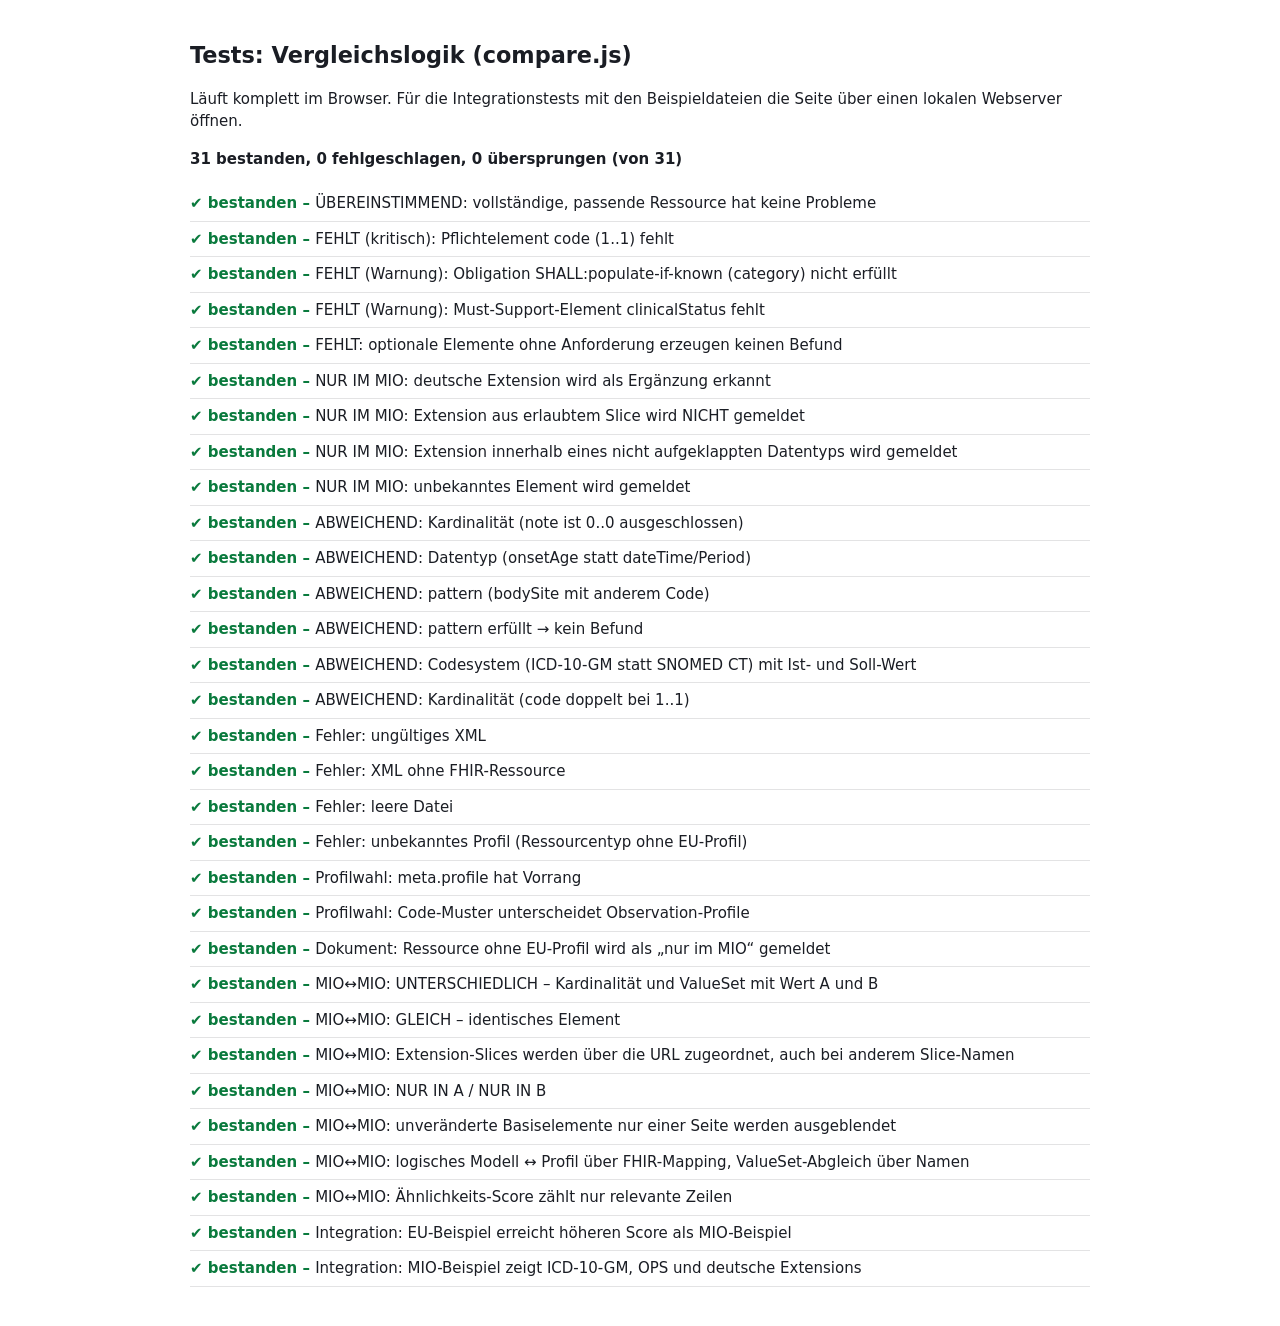
<file: tests/compare.test.html>
<!doctype html>
<html lang="de">
<head>
  <meta charset="utf-8">
  <meta name="viewport" content="width=device-width, initial-scale=1">
  <title>Tests: compare.js</title>
  <style>
    :root { --bg: #fff; --text: #1a1d24; --ok: #0a7a3d; --fail: #b3261e; --skip: #8a5a00; --muted: #5d6472; }
    @media (prefers-color-scheme: dark) {
      :root { --bg: #11141a; --text: #e8eaf0; --ok: #5fd28f; --fail: #ff8a80; --skip: #f2c14e; --muted: #9aa3b2; }
    }
    body { margin: 0; padding: 24px 16px; background: var(--bg); color: var(--text); font: 15px/1.5 system-ui, sans-serif; }
    main { max-width: 900px; margin: 0 auto; }
    h1 { font-size: 1.4rem; }
    #summary { font-weight: 600; margin: 8px 0 16px; }
    ul { list-style: none; padding: 0; }
    li { padding: 6px 0; border-bottom: 1px solid color-mix(in srgb, var(--text) 12%, transparent); }
    .ok::before { content: "✔ bestanden – "; color: var(--ok); font-weight: 600; }
    .fail::before { content: "✘ fehlgeschlagen – "; color: var(--fail); font-weight: 600; }
    .skip::before { content: "⚠ übersprungen – "; color: var(--skip); font-weight: 600; }
    .detail { color: var(--muted); font-size: 0.9em; display: block; white-space: pre-wrap; }
  </style>
</head>
<body>
<main>
  <h1>Tests: Vergleichslogik (compare.js)</h1>
  <p>Läuft komplett im Browser. Für die Integrationstests mit den Beispieldateien die Seite über einen lokalen Webserver öffnen.</p>
  <p id="summary" role="status" aria-live="polite">Tests laufen …</p>
  <ul id="results"></ul>
</main>

<script src="../js/fhir-xml.js"></script>
<script src="../js/compare.js"></script>
<script src="../js/specs.js"></script>
<script src="../js/profilvergleich.js"></script>
<script>
(async function () {
  'use strict';
  const ergebnisse = [];
  function pruefe(name, fn) {
    try {
      const r = fn();
      ergebnisse.push({ name, status: r === 'skip' ? 'skip' : 'ok' });
    } catch (e) {
      ergebnisse.push({ name, status: 'fail', detail: e.message });
    }
  }
  async function pruefeAsync(name, fn) {
    try {
      const r = await fn();
      ergebnisse.push({ name, status: r && r.skip ? 'skip' : 'ok', detail: r && r.skip });
    } catch (e) {
      ergebnisse.push({ name, status: 'fail', detail: e.message });
    }
  }
  function erwarte(bed, text) { if (!bed) throw new Error(text); }

  // ------------------------------------------------------------ Mini-Profil
  const OBL = code => ({ url: 'http://hl7.org/fhir/StructureDefinition/obligation', extension: [
    { url: 'code', valueCode: code }, { url: 'actor', valueCanonical: 'http://hl7.org/fhir/uv/ips/ActorDefinition/Creator' }] });
  const SD = {
    resourceType: 'StructureDefinition', id: 'test-condition', url: 'http://example.org/StructureDefinition/test-condition',
    name: 'TestCondition', title: 'Test Condition', type: 'Condition',
    snapshot: { element: [
      { id: 'Condition', path: 'Condition', min: 0, max: '*' },
      { id: 'Condition.id', path: 'Condition.id', min: 0, max: '1', type: [{ code: 'http://hl7.org/fhirpath/System.String' }] },
      { id: 'Condition.meta', path: 'Condition.meta', min: 0, max: '1', type: [{ code: 'Meta' }] },
      { id: 'Condition.extension', path: 'Condition.extension', min: 0, max: '*', type: [{ code: 'Extension' }],
        slicing: { discriminator: [{ type: 'value', path: 'url' }], rules: 'open' } },
      { id: 'Condition.extension:assertedDate', path: 'Condition.extension', sliceName: 'assertedDate', min: 0, max: '1',
        type: [{ code: 'Extension', profile: ['http://hl7.org/fhir/StructureDefinition/condition-assertedDate'] }] },
      { id: 'Condition.clinicalStatus', path: 'Condition.clinicalStatus', min: 0, max: '1', type: [{ code: 'CodeableConcept' }], mustSupport: true },
      { id: 'Condition.category', path: 'Condition.category', min: 0, max: '*', type: [{ code: 'CodeableConcept' }], extension: [OBL('SHALL:populate-if-known')] },
      { id: 'Condition.code', path: 'Condition.code', min: 1, max: '1', type: [{ code: 'CodeableConcept' }],
        binding: { strength: 'preferred', valueSet: 'http://hl7.org/fhir/uv/ips/ValueSet/problems-uv-ips' } },
      { id: 'Condition.bodySite', path: 'Condition.bodySite', min: 0, max: '*', type: [{ code: 'CodeableConcept' }],
        patternCodeableConcept: { coding: [{ system: 'http://snomed.info/sct', code: '12345' }] } },
      { id: 'Condition.subject', path: 'Condition.subject', min: 1, max: '1', type: [{ code: 'Reference' }] },
      { id: 'Condition.onset[x]', path: 'Condition.onset[x]', min: 0, max: '1', type: [{ code: 'dateTime' }, { code: 'Period' }] },
      { id: 'Condition.recordedDate', path: 'Condition.recordedDate', min: 0, max: '1', type: [{ code: 'dateTime' }] },
      { id: 'Condition.note', path: 'Condition.note', min: 0, max: '0', type: [{ code: 'Annotation' }] },
    ] },
  };
  const HINWEISE = { 'http://hl7.org/fhir/uv/ips/ValueSet/problems-uv-ips': { systeme: ['http://snomed.info/sct'], name: 'IPS Problems' } };
  const profil = CompareLogik.normalisiereProfil(SD, 'https://example.org/ig/');

  const TEIL = {
    status: '<clinicalStatus><coding><system value="http://terminology.hl7.org/CodeSystem/condition-clinical"/><code value="active"/></coding></clinicalStatus>',
    kategorie: '<category><coding><system value="http://terminology.hl7.org/CodeSystem/condition-category"/><code value="problem-list-item"/></coding></category>',
    code: '<code><coding><system value="http://snomed.info/sct"/><code value="38341003"/></coding></code>',
    subjekt: '<subject><reference value="Patient/p1"/></subject>',
  };
  function condition(inhalt) {
    return `<Condition xmlns="http://hl7.org/fhir"><id value="c1"/>${inhalt}</Condition>`;
  }
  const VOLL = TEIL.status + TEIL.kategorie + TEIL.code + TEIL.subjekt;
  function vergleiche(xml) {
    const { ressourcen } = FhirXml.parseFhirXml(xml);
    return CompareLogik.vergleicheRessource(ressourcen[0], profil, { bindingHinweise: HINWEISE }).befunde;
  }
  const finde = (befunde, kat, pfad) => befunde.filter(b => b.kategorie === kat && (!pfad || b.pfad === pfad));
  const probleme = befunde => befunde.filter(b => b.kategorie === 'fehlt' || b.kategorie === 'abweichend');

  // ------------------------------------------------------------ 4. ÜBEREINSTIMMEND
  pruefe('ÜBEREINSTIMMEND: vollständige, passende Ressource hat keine Probleme', () => {
    const b = vergleiche(condition(VOLL + '<onsetDateTime value="2019-03"/>'));
    erwarte(probleme(b).length === 0, 'Unerwartete Probleme: ' + JSON.stringify(probleme(b).map(x => x.erklaerung)));
    erwarte(finde(b, 'ok', 'Condition.code').length === 1, 'Condition.code nicht als übereinstimmend erkannt');
    erwarte(finde(b, 'ok', 'Condition.onset[x]').length === 1, 'onset[x] nicht als übereinstimmend erkannt');
    erwarte(CompareLogik.berechneScore(b) === 100, 'Score sollte 100 sein');
  });

  // ------------------------------------------------------------ 1. FEHLT
  pruefe('FEHLT (kritisch): Pflichtelement code (1..1) fehlt', () => {
    const b = finde(vergleiche(condition(TEIL.status + TEIL.kategorie + TEIL.subjekt)), 'fehlt', 'Condition.code');
    erwarte(b.length === 1 && b[0].schwere === 'kritisch', 'Befund fehlt oder falsche Schwere');
    erwarte(b[0].igLink && b[0].igLink.includes('test-condition-definitions.html#Condition.code'), 'IG-Link fehlt');
  });
  pruefe('FEHLT (Warnung): Obligation SHALL:populate-if-known (category) nicht erfüllt', () => {
    const b = finde(vergleiche(condition(TEIL.status + TEIL.code + TEIL.subjekt)), 'fehlt', 'Condition.category');
    erwarte(b.length === 1 && b[0].schwere === 'warnung', 'Befund fehlt oder falsche Schwere');
  });
  pruefe('FEHLT (Warnung): Must-Support-Element clinicalStatus fehlt', () => {
    const b = finde(vergleiche(condition(TEIL.kategorie + TEIL.code + TEIL.subjekt)), 'fehlt', 'Condition.clinicalStatus');
    erwarte(b.length === 1 && b[0].schwere === 'warnung', 'Befund fehlt oder falsche Schwere');
  });
  pruefe('FEHLT: optionale Elemente ohne Anforderung erzeugen keinen Befund', () => {
    const b = vergleiche(condition(VOLL));
    erwarte(finde(b, 'fehlt', 'Condition.recordedDate').length === 0, 'recordedDate fälschlich als fehlend gemeldet');
  });

  // ------------------------------------------------------------ 2. NUR IM MIO
  pruefe('NUR IM MIO: deutsche Extension wird als Ergänzung erkannt', () => {
    const ext = '<extension url="http://fhir.de/StructureDefinition/beispiel-extension"><valueString value="x"/></extension>';
    const b = finde(vergleiche(condition(ext + VOLL)), 'nur-mio');
    erwarte(b.length === 1 && b[0].aspekt === 'extension' && b[0].schwere === 'info', JSON.stringify(b));
  });
  pruefe('NUR IM MIO: Extension aus erlaubtem Slice wird NICHT gemeldet', () => {
    const ext = '<extension url="http://hl7.org/fhir/StructureDefinition/condition-assertedDate"><valueDateTime value="2020-01-01"/></extension>';
    const b = vergleiche(condition(ext + VOLL));
    erwarte(finde(b, 'nur-mio').length === 0, 'Slice-Extension fälschlich als Ergänzung gemeldet');
    erwarte(finde(b, 'ok', 'Condition.extension:assertedDate').length === 1, 'Slice nicht erkannt');
  });
  pruefe('NUR IM MIO: Extension innerhalb eines nicht aufgeklappten Datentyps wird gemeldet', () => {
    const code = '<code><coding><extension url="http://fhir.de/StructureDefinition/icd-10-gm-diagnosesicherheit"><valueCoding><code value="G"/></valueCoding></extension>' +
      '<system value="http://snomed.info/sct"/><code value="38341003"/></coding></code>';
    const b = finde(vergleiche(condition(TEIL.status + TEIL.kategorie + code + TEIL.subjekt)), 'nur-mio');
    erwarte(b.length === 1 && b[0].pfad.startsWith('Condition.code.coding.extension'), JSON.stringify(b.map(x => x.pfad)));
  });
  pruefe('NUR IM MIO: unbekanntes Element wird gemeldet', () => {
    const b = finde(vergleiche(condition(VOLL + '<foo value="bar"/>')), 'nur-mio');
    erwarte(b.length === 1 && b[0].aspekt === 'element' && b[0].element === 'foo', JSON.stringify(b));
  });

  // ------------------------------------------------------------ 3. ABWEICHEND
  pruefe('ABWEICHEND: Kardinalität (note ist 0..0 ausgeschlossen)', () => {
    const b = finde(vergleiche(condition(VOLL + '<note><text value="x"/></note>')), 'abweichend', 'Condition.note');
    erwarte(b.length === 1 && b[0].aspekt === 'kardinalitaet' && b[0].soll === '0..0', JSON.stringify(b));
  });
  pruefe('ABWEICHEND: Datentyp (onsetAge statt dateTime/Period)', () => {
    const b = finde(vergleiche(condition(VOLL + '<onsetAge><value value="40"/></onsetAge>')), 'abweichend', 'Condition.onset[x]');
    erwarte(b.length === 1 && b[0].aspekt === 'datentyp' && b[0].ist === 'Age', JSON.stringify(b));
  });
  pruefe('ABWEICHEND: pattern (bodySite mit anderem Code)', () => {
    const bs = '<bodySite><coding><system value="http://snomed.info/sct"/><code value="99999"/></coding></bodySite>';
    const b = finde(vergleiche(condition(VOLL + bs)), 'abweichend', 'Condition.bodySite');
    erwarte(b.length === 1 && b[0].aspekt === 'pattern', JSON.stringify(b));
  });
  pruefe('ABWEICHEND: pattern erfüllt → kein Befund', () => {
    const bs = '<bodySite><coding><system value="http://snomed.info/sct"/><code value="12345"/><display value="x"/></coding></bodySite>';
    erwarte(finde(vergleiche(condition(VOLL + bs)), 'abweichend').length === 0, 'Pattern fälschlich als abweichend gemeldet');
  });
  pruefe('ABWEICHEND: Codesystem (ICD-10-GM statt SNOMED CT) mit Ist- und Soll-Wert', () => {
    const icd = '<code><coding><system value="http://fhir.de/CodeSystem/bfarm/icd-10-gm"/><code value="I10.90"/></coding></code>';
    const b = finde(vergleiche(condition(TEIL.status + TEIL.kategorie + icd + TEIL.subjekt)), 'abweichend', 'Condition.code');
    erwarte(b.length === 1 && b[0].aspekt === 'binding', JSON.stringify(b));
    erwarte(b[0].ist === 'ICD-10-GM' && b[0].soll.includes('IPS Problems'), 'Ist/Soll falsch: ' + b[0].ist + ' / ' + b[0].soll);
    erwarte(b[0].schwere === 'info', 'preferred-Binding sollte Info sein');
  });
  pruefe('ABWEICHEND: Kardinalität (code doppelt bei 1..1)', () => {
    const b = finde(vergleiche(condition(VOLL + TEIL.code)), 'abweichend', 'Condition.code');
    erwarte(b.some(x => x.aspekt === 'kardinalitaet'), JSON.stringify(b));
  });

  // ------------------------------------------------------------ Fehlerfälle
  pruefe('Fehler: ungültiges XML', () => {
    try { FhirXml.parseFhirXml('<Condition xmlns="http://hl7.org/fhir"><id value="1"></Condition>'); }
    catch (e) { erwarte(e.code === 'xml-ungueltig', 'Falscher Fehlercode: ' + e.code); return; }
    throw new Error('Kein Fehler geworfen');
  });
  pruefe('Fehler: XML ohne FHIR-Ressource', () => {
    try { FhirXml.parseFhirXml('<rezept><name>Kuchen</name></rezept>'); }
    catch (e) { erwarte(e.code === 'kein-fhir', 'Falscher Fehlercode: ' + e.code); return; }
    throw new Error('Kein Fehler geworfen');
  });
  pruefe('Fehler: leere Datei', () => {
    try { FhirXml.parseFhirXml('   '); }
    catch (e) { erwarte(e.code === 'leer', 'Falscher Fehlercode: ' + e.code); return; }
    throw new Error('Kein Fehler geworfen');
  });
  await pruefeAsync('Fehler: unbekanntes Profil (Ressourcentyp ohne EU-Profil)', async () => {
    const daten = { profile: [], eigeneProfile: new Map([[profil.url, profil]]), mapping: null, mioModell: null, bindingHinweise: {}, projekt: { eu: {} } };
    try { await Specs.analysiere('<Basic xmlns="http://hl7.org/fhir"><id value="b"/></Basic>', daten); }
    catch (e) { erwarte(e.code === 'unbekanntes-profil', 'Falscher Fehlercode: ' + e.code); return; }
    throw new Error('Kein Fehler geworfen');
  });

  // ------------------------------------------------------------ Profilwahl
  pruefe('Profilwahl: meta.profile hat Vorrang', () => {
    const p2 = CompareLogik.normalisiereProfil({ ...SD, id: 'p2', url: 'http://example.org/p2' }, null);
    const info = FhirXml.parseFhirXml(condition('<meta><profile value="http://example.org/p2"/></meta>' + VOLL)).ressourcen[0];
    erwarte(CompareLogik.waehleProfil(info, [profil, p2], null).profil === p2, 'meta.profile nicht berücksichtigt');
  });
  pruefe('Profilwahl: Code-Muster unterscheidet Observation-Profile', () => {
    const obs = (id, code) => CompareLogik.normalisiereProfil({ resourceType: 'StructureDefinition', id, url: 'http://example.org/' + id, type: 'Observation',
      snapshot: { element: [
        { id: 'Observation', path: 'Observation', min: 0, max: '*' },
        { id: 'Observation.code', path: 'Observation.code', min: 1, max: '1', type: [{ code: 'CodeableConcept' }],
          patternCodeableConcept: { coding: [{ system: 'http://loinc.org', code }] } }] } }, null);
    const a = obs('a', '11111-1'); const b = obs('b', '82810-3');
    const info = FhirXml.parseFhirXml('<Observation xmlns="http://hl7.org/fhir"><code><coding><system value="http://loinc.org"/><code value="82810-3"/></coding></code></Observation>').ressourcen[0];
    const w = CompareLogik.waehleProfil(info, [a, b], null);
    erwarte(w.profil === b && w.grund === 'Code-Muster', 'Falsches Profil: ' + (w && w.profil.id));
  });
  pruefe('Dokument: Ressource ohne EU-Profil wird als „nur im MIO“ gemeldet', () => {
    const { ressourcen } = FhirXml.parseFhirXml('<Basic xmlns="http://hl7.org/fhir"><id value="b"/></Basic>');
    const e = CompareLogik.vergleicheDokument(ressourcen, [null], {});
    erwarte(e.befunde.length === 1 && e.befunde[0].kategorie === 'nur-mio' && e.befunde[0].aspekt === 'ressource', JSON.stringify(e.befunde));
  });

  // ------------------------------------------------------------ MIO ↔ MIO (profilvergleich.js)
  const sdMini = (id, els) => CompareLogik.normalisiereProfil({ resourceType: 'StructureDefinition', id, url: 'http://example.org/' + id,
    name: id, title: id, type: 'Condition', snapshot: { element: [{ id: 'Condition', path: 'Condition', min: 0, max: '*' }, ...els] } }, null);
  const E = (id, min, max, extra) => ({ id, path: id.replace(/:[^.]*/g, ''), min, max, type: [{ code: 'CodeableConcept' }], ...(extra || {}) });
  const EXT = (slice, url, min) => ({ id: 'Condition.extension:' + slice, path: 'Condition.extension', sliceName: slice, min, max: '1', type: [{ code: 'Extension', profile: [url] }] });
  const profA = sdMini('A', [
    E('Condition.code', 1, '1', { binding: { strength: 'required', valueSet: 'http://example.org/vs/icd' } }),
    E('Condition.severity', 0, '1', { mustSupport: true }),
    { id: 'Condition.extension', path: 'Condition.extension', min: 0, max: '*', type: [{ code: 'Extension' }], slicing: { discriminator: [{ type: 'value', path: 'url' }], rules: 'open' } },
    EXT('feststellung', 'http://hl7.org/fhir/StructureDefinition/condition-assertedDate', 0),
    EXT('nurA', 'http://example.org/ext/nur-a', 1),
    E('Condition.language', 0, '1', { type: [{ code: 'code' }] }),
  ]);
  const profB = sdMini('B', [
    E('Condition.code', 0, '1', { binding: { strength: 'required', valueSet: 'http://example.org/vs/snomed' } }),
    E('Condition.severity', 0, '1', { mustSupport: true }),
    { id: 'Condition.extension', path: 'Condition.extension', min: 0, max: '*', type: [{ code: 'Extension' }], slicing: { discriminator: [{ type: 'value', path: 'url' }], rules: 'open' } },
    EXT('assertedDate', 'http://hl7.org/fhir/StructureDefinition/condition-assertedDate', 0),
    E('Condition.bodySite', 1, '*'),
  ]);
  const pv = () => ProfilVergleich.vergleicheSeiten(ProfilVergleich.seiteAusProfil(profA, {}), ProfilVergleich.seiteAusProfil(profB, {}), { a: 'A', b: 'B' });
  const zeile = (r, id) => r.zeilen.find(z => (z.a && z.a.elementId === id) || (z.b && z.b.elementId === id));

  pruefe('MIO↔MIO: UNTERSCHIEDLICH – Kardinalität und ValueSet mit Wert A und B', () => {
    const z = zeile(pv(), 'Condition.code');
    erwarte(z && z.kategorie === 'unterschiedlich', JSON.stringify(z && z.kategorie));
    const k = z.unterschiede.find(u => u.aspekt === 'kardinalitaet');
    erwarte(k && k.a === '1..1' && k.b === '0..1', 'Kardinalität falsch: ' + JSON.stringify(k));
    erwarte(z.unterschiede.some(u => u.aspekt === 'binding'), 'Binding-Unterschied fehlt');
  });
  pruefe('MIO↔MIO: GLEICH – identisches Element', () => {
    const z = zeile(pv(), 'Condition.severity');
    erwarte(z && z.kategorie === 'gleich', JSON.stringify(z && z.kategorie));
  });
  pruefe('MIO↔MIO: Extension-Slices werden über die URL zugeordnet, auch bei anderem Slice-Namen', () => {
    const z = zeile(pv(), 'Condition.extension:feststellung');
    erwarte(z && z.a && z.b && z.b.elementId === 'Condition.extension:assertedDate' && z.kategorie === 'gleich', JSON.stringify(z && z.kategorie));
  });
  pruefe('MIO↔MIO: NUR IN A / NUR IN B', () => {
    const r = pv();
    erwarte(zeile(r, 'Condition.extension:nurA').kategorie === 'nur-a', 'nur-a nicht erkannt');
    erwarte(zeile(r, 'Condition.bodySite').kategorie === 'nur-b', 'nur-b nicht erkannt');
  });
  pruefe('MIO↔MIO: unveränderte Basiselemente nur einer Seite werden ausgeblendet', () => {
    erwarte(!zeile(pv(), 'Condition.language'), 'Condition.language sollte nicht erscheinen');
  });
  pruefe('MIO↔MIO: logisches Modell ↔ Profil über FHIR-Mapping, ValueSet-Abgleich über Namen', () => {
    const modell = { elemente: [
      { name: 'Diagnose', pfad: 'Profile / X / Diagnose', bereich: 'Profile', art: 'group', min: 0, max: '*', fhirMapping: ['KBV_PR_T_Condition'] },
      { name: 'Klinischer Status', pfad: 'Profile / X / Diagnose / Klinischer Status', bereich: 'Profile', art: 'item', min: 0, max: '1',
        fhirMapping: ['KBV_PR_T_Condition.clinicalStatus'], valueSet: { name: 'ConditionClinicalStatusCodes', anzeigename: 'ConditionClinicalStatusCodes', staerke: 'required' } },
      { name: 'Freitext', pfad: 'Profile / X / Diagnose / Freitext', bereich: 'Profile', art: 'item', min: 0, max: '1', fhirMapping: [] },
    ] };
    const mapping = { zuordnungen: [{ mioGruppe: 'Diagnose', mioProfil: 'KBV_PR_T_Condition', ressource: 'Condition' }] };
    const seiteM = ProfilVergleich.seiteAusModell(modell, mapping, 'Condition');
    erwarte(seiteM && seiteM.elemente.length === 1 && seiteM.nichtZuordenbar.length === 1, 'Modellseite falsch: ' + JSON.stringify(seiteM && seiteM.nichtZuordenbar));
    const profC = sdMini('C', [E('Condition.clinicalStatus', 0, '1', { binding: { strength: 'required', valueSet: 'http://hl7.org/fhir/ValueSet/condition-clinical' } })]);
    const r = ProfilVergleich.vergleicheSeiten(seiteM, ProfilVergleich.seiteAusProfil(profC, { 'http://hl7.org/fhir/ValueSet/condition-clinical': 'Condition Clinical Status Codes' }));
    const z = r.zeilen.find(x => x.pfad === 'Condition.clinicalStatus');
    erwarte(z && z.kategorie === 'gleich', 'Erwartet gleich, ist ' + (z && z.kategorie) + ' ' + JSON.stringify(z && z.unterschiede));
  });
  pruefe('MIO↔MIO: Ähnlichkeits-Score zählt nur relevante Zeilen', () => {
    const r = pv();
    erwarte(r.score !== null && r.score > 0 && r.score < 100, 'Score: ' + r.score);
  });

  // ------------------------------------------------------------ Integration (benötigt Webserver)
  let daten = null;
  try {
    Specs.setzeBasis('../'); // Pfade in config/ sind relativ zur App-Wurzel
    const projekte = await Specs.ladeProjekte();
    daten = await Specs.ladeProjekt(projekte.find(p => p.id === 'pka-eps'));
  } catch (e) { /* über file:// nicht verfügbar */ }
  async function beispiel(datei) {
    const r = await fetch(datei);
    if (!r.ok) throw new Error('Beispiel nicht ladbar: ' + datei);
    return Specs.analysiere(await r.text(), daten);
  }
  if (daten) {
    await pruefeAsync('Integration: EU-Beispiel erreicht höheren Score als MIO-Beispiel', async () => {
      const eu = await beispiel('../samples/pka-eps/eu-eps-beispiel.xml');
      const mio = await beispiel('../samples/pka-eps/mio-eps-beispiel.xml');
      erwarte(eu.score > mio.score, `EU ${eu.score} % vs. MIO ${mio.score} %`);
    });
    await pruefeAsync('Integration: MIO-Beispiel zeigt ICD-10-GM, OPS und deutsche Extensions', async () => {
      const mio = await beispiel('../samples/pka-eps/mio-eps-beispiel.xml');
      const b = mio.befunde;
      erwarte(b.some(x => x.pfad === 'Condition.code' && x.aspekt === 'binding' && x.ist === 'ICD-10-GM'), 'ICD-10-GM nicht erkannt');
      erwarte(b.some(x => x.pfad === 'Procedure.code' && x.aspekt === 'binding' && x.ist === 'OPS'), 'OPS nicht erkannt');
      erwarte(b.some(x => x.kategorie === 'nur-mio' && x.pfad.startsWith('Procedure.extension')), 'Dokumentationsdatum-Extension nicht erkannt');
      erwarte(b.some(x => x.kategorie === 'nur-mio' && x.ist.includes('diagnosesicherheit')), 'Diagnosesicherheit-Extension nicht erkannt');
    });
  } else {
    ergebnisse.push({ name: 'Integration mit Beispieldateien', status: 'skip', detail: 'Seite über einen Webserver öffnen (fetch über file:// nicht möglich).' });
  }

  // ------------------------------------------------------------ Ausgabe
  const ul = document.getElementById('results');
  for (const r of ergebnisse) {
    const li = document.createElement('li');
    li.className = r.status;
    li.textContent = r.name;
    if (r.detail) { const s = document.createElement('span'); s.className = 'detail'; s.textContent = r.detail; li.appendChild(s); }
    ul.appendChild(li);
  }
  const n = s => ergebnisse.filter(r => r.status === s).length;
  document.getElementById('summary').textContent =
    `${n('ok')} bestanden, ${n('fail')} fehlgeschlagen, ${n('skip')} übersprungen (von ${ergebnisse.length})`;
  window.__testErgebnis = { ok: n('ok'), fail: n('fail'), skip: n('skip'), ergebnisse };
})();
</script>
</body>
</html>
</file>
<file: css/app.css>
/* ==========================================================================
   MIO ↔ EU Spec Compare – Stylesheet
   Hell/Dunkel: folgt dem System, per [data-theme] auf <html> überschreibbar.
   ========================================================================== */

:root {
  --font: "Inter", system-ui, -apple-system, "Segoe UI", Roboto, "Helvetica Neue", Arial, sans-serif;
  --mono: ui-monospace, "Cascadia Code", "SF Mono", Consolas, monospace;
  --radius: 16px;
  --radius-sm: 10px;
  --ease: cubic-bezier(.2, .8, .2, 1);

  --bg: #f4f5fb;
  --bg-blob-1: #c7d2fe;
  --bg-blob-2: #fbcfe8;
  --bg-blob-3: #bae6fd;
  --surface: rgba(255, 255, 255, .72);
  --surface-strong: rgba(255, 255, 255, .92);
  --surface-solid: #ffffff;
  --border: rgba(23, 27, 45, .11);
  --text: #151922;
  --muted: #525a69;
  --accent: #4f46e5;
  --accent-strong: #4338ca;
  --accent-soft: rgba(79, 70, 229, .1);
  --on-accent: #ffffff;
  --focus: #2563eb;
  --shadow: 0 1px 2px rgba(17, 20, 35, .05), 0 8px 28px -12px rgba(17, 20, 35, .18);
  --shadow-lift: 0 2px 4px rgba(17, 20, 35, .06), 0 18px 40px -16px rgba(17, 20, 35, .28);

  --c-fehlt: #b4232a;
  --c-abweichend: #9a5300;
  --c-nur-mio: #6a3bc9;
  --c-ok: #17724a;
  --c-kritisch: #b4232a;
  --c-warnung: #9a5300;
  --c-info: #2c5cc5;
  --tint: 10%;
}

@media (prefers-color-scheme: dark) {
  :root:not([data-theme="light"]) {
    --bg: #0c0f16;
    --bg-blob-1: #312e81;
    --bg-blob-2: #581c45;
    --bg-blob-3: #0c4a6e;
    --surface: rgba(24, 28, 39, .66);
    --surface-strong: rgba(28, 32, 44, .9);
    --surface-solid: #171b25;
    --border: rgba(226, 232, 255, .11);
    --text: #e8ebf2;
    --muted: #a3abbb;
    --accent: #8f89ff;
    --accent-strong: #a5a0ff;
    --accent-soft: rgba(143, 137, 255, .14);
    --on-accent: #0c0f16;
    --focus: #8ab4ff;
    --shadow: 0 1px 2px rgba(0, 0, 0, .3), 0 10px 30px -12px rgba(0, 0, 0, .6);
    --shadow-lift: 0 2px 4px rgba(0, 0, 0, .35), 0 20px 44px -16px rgba(0, 0, 0, .7);

    --c-fehlt: #ff8d8d;
    --c-abweichend: #f3b54a;
    --c-nur-mio: #bba5ff;
    --c-ok: #5fd39d;
    --c-kritisch: #ff8d8d;
    --c-warnung: #f3b54a;
    --c-info: #8db6ff;
    --tint: 16%;
  }
}

:root[data-theme="dark"] {
  --bg: #0c0f16;
  --bg-blob-1: #312e81;
  --bg-blob-2: #581c45;
  --bg-blob-3: #0c4a6e;
  --surface: rgba(24, 28, 39, .66);
  --surface-strong: rgba(28, 32, 44, .9);
  --surface-solid: #171b25;
  --border: rgba(226, 232, 255, .11);
  --text: #e8ebf2;
  --muted: #a3abbb;
  --accent: #8f89ff;
  --accent-strong: #a5a0ff;
  --accent-soft: rgba(143, 137, 255, .14);
  --on-accent: #0c0f16;
  --focus: #8ab4ff;
  --shadow: 0 1px 2px rgba(0, 0, 0, .3), 0 10px 30px -12px rgba(0, 0, 0, .6);
  --shadow-lift: 0 2px 4px rgba(0, 0, 0, .35), 0 20px 44px -16px rgba(0, 0, 0, .7);

  --c-fehlt: #ff8d8d;
  --c-abweichend: #f3b54a;
  --c-nur-mio: #bba5ff;
  --c-ok: #5fd39d;
  --c-kritisch: #ff8d8d;
  --c-warnung: #f3b54a;
  --c-info: #8db6ff;
  --tint: 16%;
}

/* --------------------------------------------------------------- Basis */

*, *::before, *::after { box-sizing: border-box; }
[hidden] { display: none !important; }

html { -webkit-text-size-adjust: 100%; }

body {
  margin: 0;
  min-height: 100vh;
  background: var(--bg);
  color: var(--text);
  font: 400 15px/1.55 var(--font);
  font-feature-settings: "cv11", "ss01";
  overflow-x: hidden;
}

h1, h2, h3 { line-height: 1.25; margin: 0 0 .4em; letter-spacing: -.015em; }
h1 { font-size: clamp(1.45rem, 1.1rem + 1.4vw, 2rem); font-weight: 700; }
h2 { font-size: 1.15rem; font-weight: 650; }
h1:focus { outline: none; }
p { margin: 0 0 .75em; }
a { color: var(--accent-strong); text-underline-offset: 2px; }
code, .mono { font-family: var(--mono); font-size: .9em; }
svg { width: 1.15em; height: 1.15em; flex: none; }

:focus-visible { outline: 3px solid var(--focus); outline-offset: 2px; border-radius: 6px; }

.sr-only {
  position: absolute !important; width: 1px; height: 1px; padding: 0; margin: -1px;
  overflow: hidden; clip: rect(0 0 0 0); white-space: nowrap; border: 0;
}

.skip-link {
  position: absolute; left: 16px; top: -60px; z-index: 50;
  background: var(--accent); color: var(--on-accent); padding: 8px 14px; border-radius: 8px; text-decoration: none;
}
.skip-link:focus { top: 12px; }

/* Hintergrund-Blobs für den Glas-Effekt */
.backdrop { position: fixed; inset: 0; z-index: -1; overflow: hidden; pointer-events: none; }
.blob { position: absolute; border-radius: 50%; filter: blur(70px); opacity: .55; animation: schweben 22s var(--ease) infinite alternate; }
.b1 { width: 46vmax; height: 46vmax; background: var(--bg-blob-1); top: -18vmax; left: -12vmax; }
.b2 { width: 38vmax; height: 38vmax; background: var(--bg-blob-2); top: 30vh; right: -16vmax; animation-delay: -6s; }
.b3 { width: 34vmax; height: 34vmax; background: var(--bg-blob-3); bottom: -18vmax; left: 20vw; animation-delay: -12s; }
@keyframes schweben { to { transform: translate3d(4vmax, 3vmax, 0) scale(1.08); } }

.glass {
  background: var(--surface);
  border: 1px solid var(--border);
  border-radius: var(--radius);
  box-shadow: var(--shadow);
  -webkit-backdrop-filter: blur(18px) saturate(140%);
  backdrop-filter: blur(18px) saturate(140%);
}

/* --------------------------------------------------------------- Kopf */

.topbar, .privacy, .stepper, main, .fusszeile {
  width: min(1180px, 100% - 32px);
  margin-inline: auto;
}

.topbar { display: flex; align-items: center; justify-content: space-between; gap: 16px; padding: 20px 0 12px; }
.brand { display: flex; align-items: center; gap: 12px; min-width: 0; }
.brand-mark {
  display: grid; place-items: center; width: 42px; height: 42px; border-radius: 12px; flex: none;
  background: linear-gradient(135deg, #6366f1, #a855f7 60%, #ec4899); color: #fff;
  box-shadow: 0 8px 20px -8px rgba(99, 102, 241, .7);
}
.brand-mark svg { width: 24px; height: 24px; }
.brand-title { font-weight: 700; font-size: 1.05rem; margin: 0; }
.brand-sub { margin: 0; color: var(--muted); font-size: .85rem; }

.privacy {
  display: flex; align-items: flex-start; gap: 10px; padding: 10px 14px; border-radius: var(--radius-sm);
  background: color-mix(in srgb, var(--c-ok) var(--tint), var(--surface-strong));
  border: 1px solid color-mix(in srgb, var(--c-ok) 30%, transparent);
  font-size: .9rem;
}
.privacy svg { color: var(--c-ok); margin-top: 2px; }
.privacy p { margin: 0; }
.privacy span { color: var(--muted); display: inline-block; margin-left: 4px; }

/* --------------------------------------------------------------- Buttons */

.btn {
  display: inline-flex; align-items: center; justify-content: center; gap: 8px;
  min-height: 40px; padding: 8px 16px; border-radius: 999px; border: 1px solid transparent;
  font: 600 .9rem/1.2 var(--font); cursor: pointer; text-decoration: none; white-space: nowrap;
  transition: transform .18s var(--ease), box-shadow .18s var(--ease), background-color .18s;
}
.btn:hover { transform: translateY(-1px); }
.btn:active { transform: translateY(0) scale(.98); }
.btn-primary { background: var(--accent); color: var(--on-accent); box-shadow: 0 8px 20px -10px var(--accent); }
.btn-primary:hover { background: var(--accent-strong); }
.btn-secondary { background: var(--surface-strong); color: var(--text); border-color: var(--border); }
.btn-secondary:hover { box-shadow: var(--shadow); }
.btn-ghost { background: transparent; color: var(--text); border-color: var(--border); }
.btn-row { display: flex; flex-wrap: wrap; gap: 8px; }
.theme-toggle .theme-label { font-weight: 500; }

/* --------------------------------------------------------------- Stepper */

.stepper { margin-top: 18px; }
.stepper ol { list-style: none; display: flex; gap: 8px; padding: 0; margin: 0; counter-reset: none; }
.stepper li { flex: 1; min-width: 0; }
.step {
  width: 100%; display: flex; align-items: center; gap: 10px; padding: 10px 12px; border-radius: 12px;
  background: transparent; border: 1px solid var(--border); color: var(--muted);
  font: 500 .9rem var(--font); cursor: pointer; text-align: left; position: relative; overflow: hidden;
  transition: background-color .25s, color .25s, border-color .25s;
}
.step[disabled] { cursor: not-allowed; opacity: .6; }
.step-no {
  display: grid; place-items: center; width: 28px; height: 28px; border-radius: 50%; flex: none;
  border: 2px solid currentColor; font-weight: 700; font-size: .85rem;
}
.step-text { overflow: hidden; text-overflow: ellipsis; white-space: nowrap; }
.step[aria-current="step"] { background: var(--accent-soft); color: var(--text); border-color: color-mix(in srgb, var(--accent) 45%, transparent); }
.step[aria-current="step"] .step-no { background: var(--accent); border-color: var(--accent); color: var(--on-accent); }
.step.erledigt { color: var(--text); }
.step.erledigt .step-no { border-color: var(--c-ok); color: var(--c-ok); }
.step.erledigt .step-no::after { content: ""; }

/* --------------------------------------------------------------- Panels */

main { padding: 24px 0 40px; }
.panel { animation: einblenden .45s var(--ease); }
.panel[hidden] { display: none; }
@keyframes einblenden { from { opacity: 0; transform: translateY(10px); } }
.lead { color: var(--muted); font-size: 1rem; max-width: 70ch; }

/* Projektkarten */
.projekt-grid { display: grid; grid-template-columns: repeat(auto-fill, minmax(min(100%, 340px), 1fr)); gap: 16px; margin-top: 18px; }
.projekt-karte {
  display: flex; flex-direction: column; gap: 14px; padding: 20px; text-align: left; cursor: pointer;
  color: var(--text); font: inherit; position: relative;
  transition: transform .25s var(--ease), box-shadow .25s var(--ease), border-color .25s;
}
.projekt-karte:hover { transform: translateY(-3px); box-shadow: var(--shadow-lift); border-color: color-mix(in srgb, var(--accent) 40%, transparent); }
.projekt-karte h2 { margin: 0; }
.projekt-karte p { margin: 0; color: var(--muted); }
.spec-paar { display: grid; grid-template-columns: 1fr auto 1fr; align-items: stretch; gap: 8px; }
.spec { padding: 10px 12px; border-radius: 12px; background: var(--surface-strong); border: 1px solid var(--border); min-width: 0; }
.spec-art { display: block; font-size: .72rem; font-weight: 700; letter-spacing: .06em; text-transform: uppercase; color: var(--muted); }
.spec-name { display: block; font-weight: 600; overflow-wrap: anywhere; }
.spec-version { display: block; font-size: .82rem; color: var(--muted); }
.spec-pfeil { align-self: center; color: var(--accent); }
.karte-fuss { display: flex; justify-content: space-between; align-items: center; gap: 8px; color: var(--accent-strong); font-weight: 600; font-size: .9rem; }
.karte-fuss .anker { font-family: var(--mono); color: var(--muted); font-weight: 400; font-size: .82rem; }

/* Schritt 2 */
.projekt-info { display: flex; flex-wrap: wrap; align-items: center; justify-content: space-between; gap: 12px; padding: 14px 18px; margin: 12px 0 18px; }
.projekt-info strong { font-size: 1rem; }
.projekt-info p { margin: 0; color: var(--muted); font-size: .9rem; }

.dropzone {
  display: flex; flex-direction: column; align-items: center; justify-content: center; gap: 8px; text-align: center;
  min-height: 240px; padding: 32px 20px; cursor: pointer; position: relative; overflow: hidden;
  border: 2px dashed color-mix(in srgb, var(--accent) 45%, var(--border));
  transition: border-color .25s, background-color .25s, transform .25s var(--ease);
}
.dropzone::before {
  content: ""; position: absolute; inset: -40%; z-index: -1; opacity: 0;
  background: conic-gradient(from 0deg, transparent, var(--accent-soft), transparent 40%);
  animation: drehen 6s linear infinite; transition: opacity .3s;
}
.dropzone:hover::before, .dropzone.aktiv::before { opacity: 1; }
.dropzone:hover { border-color: var(--accent); }
.dropzone.aktiv { border-color: var(--accent); background: var(--accent-soft); transform: scale(1.01); }
.dropzone:focus-within { outline: 3px solid var(--focus); outline-offset: 3px; }
.drop-icon {
  display: grid; place-items: center; width: 64px; height: 64px; border-radius: 20px;
  background: var(--accent-soft); color: var(--accent-strong); animation: wippen 2.8s var(--ease) infinite;
}
.drop-icon svg { width: 30px; height: 30px; }
.dropzone.aktiv .drop-icon { animation-duration: .9s; }
.drop-title { font-weight: 650; font-size: 1.1rem; }
.drop-sub { color: var(--muted); }
.drop-link { color: var(--accent-strong); font-weight: 600; text-decoration: underline; text-underline-offset: 3px; }
.dropzone.laedt .drop-icon { animation: pulsieren .8s ease-in-out infinite; }
@keyframes drehen { to { transform: rotate(1turn); } }
@keyframes wippen { 50% { transform: translateY(-6px); } }
@keyframes pulsieren { 50% { transform: scale(.9); opacity: .6; } }

.beispiele { display: flex; flex-wrap: wrap; align-items: center; gap: 10px 14px; margin: 18px 0; }
.beispiele-label { color: var(--muted); }

.erweitert { padding: 14px 18px; margin-top: 8px; }
.erweitert summary { cursor: pointer; font-weight: 600; }
.erweitert p { color: var(--muted); margin-top: 10px; }
.file-btn { cursor: pointer; }
.file-btn:focus-within { outline: 3px solid var(--focus); outline-offset: 2px; }
.eigene-profile { margin: 10px 0 0; padding-left: 20px; }

.alert {
  display: flex; gap: 10px; align-items: flex-start; padding: 12px 16px; margin-bottom: 16px; border-radius: var(--radius-sm);
  background: color-mix(in srgb, var(--c-fehlt) var(--tint), var(--surface-strong));
  border: 1px solid color-mix(in srgb, var(--c-fehlt) 40%, transparent);
  animation: einblenden .3s var(--ease);
}
.alert svg { color: var(--c-fehlt); margin-top: 3px; }
.alert p { margin: 0; }
.alert[hidden] { display: none; }

/* --------------------------------------------------------------- Ergebnis */

.ergebnis-kopf { display: flex; flex-wrap: wrap; align-items: flex-end; justify-content: space-between; gap: 12px 24px; }
.ergebnis-kopf .lead { margin: 0; }
.werkzeuge .btn { min-height: 36px; padding: 6px 13px; font-size: .85rem; }

.uebersicht { display: grid; grid-template-columns: minmax(300px, 360px) 1fr; gap: 16px; margin: 20px 0; }
.score { display: flex; align-items: center; gap: 16px; padding: 18px; }
.ring { position: relative; width: 112px; height: 112px; flex: none; }
.ring svg { width: 112px; height: 112px; transform: rotate(-90deg); }
.ring-bg { stroke: color-mix(in srgb, var(--text) 10%, transparent); }
.ring-fg { stroke: url(#ring-verlauf); stroke-linecap: round; transition: stroke-dashoffset 1.2s var(--ease); }
.ring-wert { position: absolute; inset: 0; display: flex; align-items: center; justify-content: center; font-weight: 750; font-size: 1.6rem; letter-spacing: -.03em; }
.ring-wert small { font-size: .9rem; font-weight: 600; margin-left: 1px; }
.score-text strong { display: block; font-size: 1rem; }
.score-text span { color: var(--muted); font-size: .85rem; }

.kennzahlen { display: grid; grid-template-columns: repeat(auto-fit, minmax(160px, 1fr)); gap: 12px; }
.kennzahl {
  display: flex; flex-direction: column; justify-content: space-between; gap: 6px; padding: 14px 16px;
  border-left: 4px solid var(--farbe);
}
.kennzahl-kopf { display: flex; align-items: center; gap: 8px; font-weight: 600; font-size: .9rem; }
.kennzahl-kopf svg { color: var(--farbe); }
.kennzahl-zahl { font-size: 1.8rem; font-weight: 750; letter-spacing: -.03em; line-height: 1; }
.kennzahl-sub { color: var(--muted); font-size: .8rem; }

[data-kat="fehlt"] { --farbe: var(--c-fehlt); }
[data-kat="nur-mio"] { --farbe: var(--c-nur-mio); }
[data-kat="abweichend"] { --farbe: var(--c-abweichend); }
[data-kat="ok"] { --farbe: var(--c-ok); }
[data-schwere="kritisch"] { --sfarbe: var(--c-kritisch); }
[data-schwere="warnung"] { --sfarbe: var(--c-warnung); }
[data-schwere="info"] { --sfarbe: var(--c-info); }

/* Tabs */
.ansicht-tabs { display: inline-flex; gap: 4px; padding: 4px; border-radius: 999px; background: var(--surface); border: 1px solid var(--border); margin-bottom: 14px; }
.ansicht-tabs [role="tab"] {
  border: 0; background: transparent; color: var(--muted); font: 600 .9rem var(--font);
  padding: 8px 18px; border-radius: 999px; cursor: pointer; transition: background-color .2s, color .2s;
}
.ansicht-tabs [role="tab"][aria-selected="true"] { background: var(--accent); color: var(--on-accent); }

/* Filter */
.filter { padding: 14px 16px; display: grid; gap: 12px; margin-bottom: 12px; }
.chips { display: flex; flex-wrap: wrap; gap: 8px; }
.chip {
  display: inline-flex; align-items: center; gap: 7px; padding: 6px 12px 6px 9px; border-radius: 999px; cursor: pointer;
  font: 600 .85rem var(--font); color: var(--text);
  background: var(--surface-strong); border: 1.5px solid color-mix(in srgb, var(--farbe) 35%, var(--border));
  transition: background-color .2s, border-color .2s, transform .15s var(--ease);
}
.chip svg { color: var(--farbe); }
.chip .anzahl { font-variant-numeric: tabular-nums; padding: 0 7px; border-radius: 999px; background: color-mix(in srgb, var(--farbe) 16%, transparent); }
.chip[aria-pressed="true"] { background: color-mix(in srgb, var(--farbe) var(--tint), var(--surface-strong)); border-color: var(--farbe); }
.chip[aria-pressed="false"] { opacity: .72; }
.chip[aria-pressed="false"] .chip-text { text-decoration: line-through; text-decoration-thickness: 1.5px; }
.chip:active { transform: scale(.96); }

.filter-felder { display: flex; flex-wrap: wrap; gap: 10px; align-items: flex-end; }
.feld { display: flex; flex-direction: column; gap: 4px; font-size: .8rem; color: var(--muted); font-weight: 600; }
.feld select, .feld input {
  min-height: 40px; padding: 8px 12px; border-radius: 10px; border: 1px solid var(--border);
  background: var(--surface-solid); color: var(--text); font: 400 .9rem var(--font); min-width: 150px;
}
.feld.suche { flex: 1 1 260px; flex-direction: row; align-items: center; position: relative; }
.feld.suche svg { position: absolute; left: 12px; color: var(--muted); }
.feld.suche input { width: 100%; padding-left: 36px; }
.treffer-info { color: var(--muted); font-size: .88rem; margin: 6px 2px 10px; }

/* Befunde */
.befund-liste { display: grid; gap: 12px; }
.ressource-karte { overflow: hidden; animation: einblenden .4s var(--ease) backwards; }
.ressource-karte > summary {
  list-style: none; cursor: pointer; display: flex; flex-wrap: wrap; align-items: center; gap: 8px 14px; padding: 14px 18px;
}
.ressource-karte > summary::-webkit-details-marker { display: none; }
.ressource-karte > summary::before {
  content: ""; width: 9px; height: 9px; border-right: 2px solid var(--muted); border-bottom: 2px solid var(--muted);
  transform: rotate(-45deg); transition: transform .2s var(--ease); flex: none; margin-right: 2px;
}
.ressource-karte[open] > summary::before { transform: rotate(45deg); }
.rk-titel { font-weight: 650; overflow-wrap: anywhere; }
.rk-profil { color: var(--muted); font-size: .85rem; flex: 1 1 200px; }
.rk-zaehler { display: flex; gap: 6px; flex-wrap: wrap; }
.mini {
  display: inline-flex; align-items: center; gap: 4px; padding: 2px 8px; border-radius: 999px; font-size: .78rem; font-weight: 600;
  background: color-mix(in srgb, var(--farbe) var(--tint), transparent); color: var(--text);
}
.mini svg { color: var(--farbe); width: 14px; height: 14px; }

.befunde { list-style: none; margin: 0; padding: 0 12px 12px; display: grid; gap: 8px; }
.befund {
  display: grid; grid-template-columns: auto 1fr; gap: 4px 12px; padding: 12px 14px; border-radius: 12px;
  background: var(--surface-strong); border: 1px solid var(--border); border-left: 4px solid var(--farbe);
}
.befund-icon { color: var(--farbe); grid-row: span 3; padding-top: 2px; }
.befund-icon svg { width: 22px; height: 22px; }
.befund-kopf { display: flex; flex-wrap: wrap; align-items: center; gap: 6px 10px; }
.befund-element { font-weight: 650; }
.befund-mio { color: var(--muted); font-size: .88rem; }
.badge {
  display: inline-flex; align-items: center; gap: 4px; padding: 1px 8px; border-radius: 6px;
  font-size: .75rem; font-weight: 700; letter-spacing: .02em;
  border: 1px solid color-mix(in srgb, var(--farbe, var(--sfarbe)) 45%, transparent);
  color: var(--text); background: color-mix(in srgb, var(--farbe, var(--sfarbe)) var(--tint), transparent);
}
.badge svg { width: 13px; height: 13px; color: var(--sfarbe, var(--farbe)); }
.badge.schwere { --farbe: var(--sfarbe); }
.befund-pfad { font-family: var(--mono); font-size: .8rem; color: var(--muted); overflow-wrap: anywhere; }
.befund-text { margin: 2px 0 0; }
.ist-soll { display: flex; flex-wrap: wrap; gap: 6px 16px; font-size: .85rem; margin-top: 4px; grid-column: 2; }
.ist-soll div { min-width: 0; overflow-wrap: anywhere; }
.ist-soll dt { display: inline; color: var(--muted); font-weight: 600; }
.ist-soll dd { display: inline; margin: 0 0 0 4px; font-family: var(--mono); font-size: .82rem; }
.ig-link { display: inline-flex; align-items: center; gap: 4px; font-size: .85rem; font-weight: 600; grid-column: 2; justify-self: start; margin-top: 2px; }
.ig-link svg { width: 14px; height: 14px; }
.leer { text-align: center; padding: 40px 16px; color: var(--muted); }

/* Nebeneinander */
.nb-filter { grid-template-columns: auto auto 1fr; align-items: end; }
.nb-hinweis { margin: 0; color: var(--muted); font-size: .85rem; justify-self: end; text-align: right; }
.schalter { display: inline-flex; align-items: center; gap: 8px; min-height: 40px; cursor: pointer; font-weight: 500; }
.schalter input { width: 18px; height: 18px; accent-color: var(--accent); }
.nb-tabelle { max-height: 70vh; overflow: auto; padding: 0; }
.nb-zeile { display: grid; grid-template-columns: 190px minmax(0, 1fr) minmax(0, 1fr); border-bottom: 1px solid var(--border); }
.nb-zeile:last-child { border-bottom: 0; }
.nb-kopf { position: sticky; top: 0; z-index: 1; background: var(--surface-strong); -webkit-backdrop-filter: blur(12px); backdrop-filter: blur(12px); font-weight: 700; font-size: .85rem; }
.nb-zelle { padding: 8px 12px; min-width: 0; overflow-wrap: anywhere; font-size: .86rem; }
.nb-zelle + .nb-zelle { border-left: 1px solid var(--border); }
.nb-status { display: flex; align-items: flex-start; gap: 6px; font-weight: 600; font-size: .8rem; }
.nb-status svg { color: var(--farbe); width: 18px; height: 18px; }
.nb-name { font-weight: 600; display: block; }
.nb-wert { font-family: var(--mono); font-size: .8rem; color: var(--muted); display: block; }
.nb-zeile[data-kat="fehlt"] .nb-ist, .nb-zeile[data-kat="nur-mio"] .nb-soll { background: repeating-linear-gradient(135deg, transparent 0 6px, color-mix(in srgb, var(--farbe) 8%, transparent) 6px 12px); }
.nb-zeile:not(.nb-kopf):not([data-kat="ok"]) { background: color-mix(in srgb, var(--farbe) 5%, transparent); }
.nb-zeile:not(.nb-kopf):hover { background: var(--accent-soft); }
.nb-einzug { display: block; padding-left: calc(var(--tiefe, 0) * 14px); }

/* --------------------------------------------------------------- Moduswahl & MIO ↔ MIO */

.topbar { flex-wrap: wrap; }
.modus { display: inline-flex; gap: 4px; padding: 4px; border-radius: 999px; background: var(--surface); border: 1px solid var(--border); margin-left: auto; }
.modus-link {
  padding: 7px 14px; border-radius: 999px; color: var(--muted); font-weight: 600; font-size: .88rem; text-decoration: none; white-space: nowrap;
  transition: background-color .2s, color .2s;
}
.modus-link:hover { color: var(--text); }
.modus-link[aria-current="page"] { background: var(--accent); color: var(--on-accent); }

body[data-modus="mio"] .stepper,
body[data-modus="mio"] #schritt-1,
body[data-modus="mio"] #schritt-2,
body[data-modus="mio"] #schritt-3 { display: none; }
body:not([data-modus="mio"]) #mio-vergleich { display: none; }

:root { --c-nur-a: #6a3bc9; --c-nur-b: #0b6e83; --c-unterschiedlich: var(--c-abweichend); --c-gleich: var(--c-ok); }
@media (prefers-color-scheme: dark) { :root:not([data-theme="light"]) { --c-nur-a: #bba5ff; --c-nur-b: #5fd0e6; } }
:root[data-theme="dark"] { --c-nur-a: #bba5ff; --c-nur-b: #5fd0e6; }
[data-kat="nur-a"] { --farbe: var(--c-nur-a); }
[data-kat="nur-b"] { --farbe: var(--c-nur-b); }
[data-kat="unterschiedlich"] { --farbe: var(--c-unterschiedlich); }
[data-kat="gleich"] { --farbe: var(--c-gleich); }

.mv-auswahl { display: grid; grid-template-columns: repeat(2, minmax(0, 1fr)); gap: 16px; margin-top: 18px; }
.mv-seite { margin: 0; padding: 14px 16px 16px; min-width: 0; }
.mv-seite legend { display: flex; align-items: center; gap: 8px; font-weight: 650; padding: 0 6px; }
.seiten-marke {
  display: inline-grid; place-items: center; width: 26px; height: 26px; border-radius: 8px; font-weight: 800; font-size: .85rem;
  color: #fff; background: var(--c-nur-a);
}
.seiten-marke[data-seite="b"] { background: var(--c-nur-b); }
:root[data-theme="dark"] .seiten-marke { color: #0c0f16; }
@media (prefers-color-scheme: dark) { :root:not([data-theme="light"]) .seiten-marke { color: #0c0f16; } }
.mv-karten { display: grid; gap: 8px; }
.mv-karte {
  display: flex; align-items: flex-start; gap: 10px; padding: 10px 12px; border-radius: 12px; cursor: pointer;
  background: var(--surface-strong); border: 1.5px solid var(--border); transition: border-color .2s, transform .2s var(--ease), box-shadow .2s;
}
.mv-karte:hover { transform: translateY(-1px); box-shadow: var(--shadow); }
.mv-karte input { margin-top: 3px; width: 18px; height: 18px; accent-color: var(--accent); flex: none; }
.mv-karte:has(input:checked) { border-color: var(--accent); background: var(--accent-soft); }
.mv-karte:has(input:focus-visible) { outline: 3px solid var(--focus); outline-offset: 2px; }
.mv-karte-name { display: block; font-weight: 600; }
.mv-karte-info { display: block; font-size: .82rem; color: var(--muted); }
.mv-karte-gesperrt { display: none; margin-top: 4px; font-size: .78rem; font-weight: 600; color: var(--muted); }
.mv-karte.gesperrt { cursor: not-allowed; opacity: .55; transform: none; box-shadow: none; border-style: dashed; }
.mv-karte.gesperrt .mv-karte-gesperrt { display: block; }
.mv-karte-art { display: inline-block; margin-top: 4px; font-size: .72rem; font-weight: 700; padding: 1px 7px; border-radius: 6px; border: 1px solid var(--border); color: var(--muted); }

.mv-inhalt { display: flex; flex-wrap: wrap; align-items: flex-end; gap: 12px; padding: 14px 16px; margin: 16px 0; }
.mv-inhalt .feld { flex: 1 1 220px; }
.mv-inhalt .feld select { width: 100%; }
.mv-inhalt .btn { min-height: 40px; }
.mv-inhalt .btn[disabled] { opacity: .5; cursor: not-allowed; transform: none; }
#mv-ergebnis { margin-top: 8px; }
#mv-ergebnis h2 { font-size: 1.3rem; }

.mv-tabelle .nb-zeile { grid-template-columns: 170px minmax(0, 1fr) minmax(0, 1fr); }
.mv-wert { display: block; font-size: .8rem; color: var(--muted); }
.mv-wert b { font-weight: 600; color: var(--text); }
.mv-wert mark { background: color-mix(in srgb, var(--c-unterschiedlich) 22%, transparent); color: var(--text); border-radius: 4px; padding: 0 3px; }
.mv-wert mark::before { content: "≠ "; font-weight: 700; }
.mv-leer { font-style: italic; color: var(--muted); font-size: .82rem; }
.mv-erkl { display: block; font-size: .78rem; color: var(--muted); margin-top: 4px; }
#mv-nicht-zuordenbar ul { columns: 2 280px; margin: 10px 0 0; padding-left: 18px; font-size: .88rem; }
#mv-nicht-zuordenbar li { break-inside: avoid; margin-bottom: 8px; }
.alert.hinweis { background: color-mix(in srgb, var(--c-info) var(--tint), var(--surface-strong)); border-color: color-mix(in srgb, var(--c-info) 40%, transparent); margin-top: 16px; }
.alert.hinweis svg { color: var(--c-info); }

/* Fußzeile */
.fusszeile { padding: 16px 0 40px; color: var(--muted); font-size: .85rem; border-top: 1px solid var(--border); }
.fusszeile p { max-width: 90ch; }

/* Toast */
.toast {
  position: fixed; left: 50%; bottom: 24px; transform: translate(-50%, 20px); opacity: 0; z-index: 60;
  padding: 10px 18px; border-radius: 999px; background: var(--text); color: var(--bg); font-weight: 600; font-size: .9rem;
  transition: opacity .25s, transform .25s var(--ease); pointer-events: none;
}
.toast.sichtbar { opacity: 1; transform: translate(-50%, 0); }

/* --------------------------------------------------------------- Responsiv */

@media (max-width: 900px) {
  .uebersicht { grid-template-columns: 1fr; }
  .kennzahlen { grid-template-columns: repeat(2, minmax(0, 1fr)); }
  .kennzahl-kopf { overflow-wrap: anywhere; }
  .nb-filter { grid-template-columns: 1fr; }
  .nb-hinweis { justify-self: start; text-align: left; }
}

@media (max-width: 760px) {
  .mv-auswahl { grid-template-columns: 1fr; }
  .modus { margin-left: 0; order: 3; width: 100%; justify-content: center; }
  .modus-link { flex: 1; text-align: center; }
}

@media (max-width: 640px) {
  body { font-size: 14.5px; }
  .mv-tabelle .nb-zeile { grid-template-columns: 1fr; }
  .brand-sub { display: none; }
  .theme-toggle .theme-label { display: none; }
  .step { flex-direction: column; text-align: center; gap: 4px; padding: 8px 4px; font-size: .78rem; }
  .step-text { white-space: normal; }
  .spec-paar { grid-template-columns: 1fr; }
  .spec-pfeil { justify-self: center; transform: rotate(90deg); }
  .dropzone { min-height: 200px; }
  .feld select, .feld input { min-width: 0; width: 100%; }
  .filter-felder .feld { flex: 1 1 140px; }
  .nb-zeile { grid-template-columns: 1fr; }
  .nb-zelle + .nb-zelle { border-left: 0; border-top: 1px dashed var(--border); }
  .nb-kopf { display: none; }
  .nb-zelle::before { content: attr(data-label); display: block; font-size: .72rem; font-weight: 700; color: var(--muted); text-transform: uppercase; letter-spacing: .05em; }
  .nb-status::before { display: none; }
  .befund { grid-template-columns: 1fr; }
  .befund-icon { grid-row: auto; }
  .ist-soll, .ig-link { grid-column: 1; }
}

@media (prefers-reduced-motion: reduce) {
  *, *::before, *::after { animation-duration: .01ms !important; animation-iteration-count: 1 !important; transition-duration: .01ms !important; }
}
</file>
<file: css/print.css>
/* Druckansicht: nur Ergebnis und Befunde, schwarz auf weiß, ohne Effekte. */

@page { margin: 16mm 14mm; }

:root, :root[data-theme="dark"] {
  --bg: #fff; --text: #000; --muted: #444; --border: #bbb;
  --surface: #fff; --surface-strong: #fff; --surface-solid: #fff;
  --c-fehlt: #a00; --c-abweichend: #8a4b00; --c-nur-mio: #5a2db0; --c-ok: #0b6b3a;
  --c-kritisch: #a00; --c-warnung: #8a4b00; --c-info: #1f4fae;
  --tint: 0%;
}

body { background: #fff !important; color: #000; font-size: 10.5pt; }

.backdrop, .skip-link, .topbar .theme-toggle, .stepper, #schritt-1, #schritt-2,
.werkzeuge, .ansicht-tabs, .filter, #ansicht-nebeneinander, .toast, .ig-link svg { display: none !important; }

#schritt-3, #ansicht-dashboard { display: block !important; }

/* MIO ↔ MIO: nur Ergebnis drucken */
.modus, .mv-auswahl, .mv-inhalt, #mio-vergleich .lead:first-of-type { display: none !important; }
body[data-modus="mio"] #schritt-3 { display: none !important; }
body[data-modus="mio"] #mio-vergleich, body[data-modus="mio"] #mv-ergebnis { display: block !important; }
.nb-tabelle { max-height: none !important; overflow: visible !important; }
.nb-zeile { break-inside: avoid; }
#mv-nicht-zuordenbar[hidden] { display: none !important; }

.glass, .befund, .kennzahl, .privacy {
  background: #fff !important; box-shadow: none !important;
  -webkit-backdrop-filter: none !important; backdrop-filter: none !important;
}

.topbar, .privacy, main, .fusszeile { width: 100%; }
.privacy { border: 1px solid #999; }
.uebersicht { grid-template-columns: 200px 1fr; break-inside: avoid; }
.kennzahlen { grid-template-columns: repeat(4, 1fr); }
.ring-fg { stroke: #333 !important; }

.ressource-karte { break-inside: auto; border: 1px solid #999; margin-bottom: 8px; }
.ressource-karte > summary::before { display: none; }
.befund { break-inside: avoid; border: 1px solid #ccc; border-left: 4px solid var(--farbe); }

/* Links ausschreiben, damit sie auf Papier nutzbar sind */
.ig-link::after { content: " (" attr(href) ")"; font-weight: 400; font-size: 8pt; color: #444; overflow-wrap: anywhere; }

.panel { animation: none !important; }
</file>
